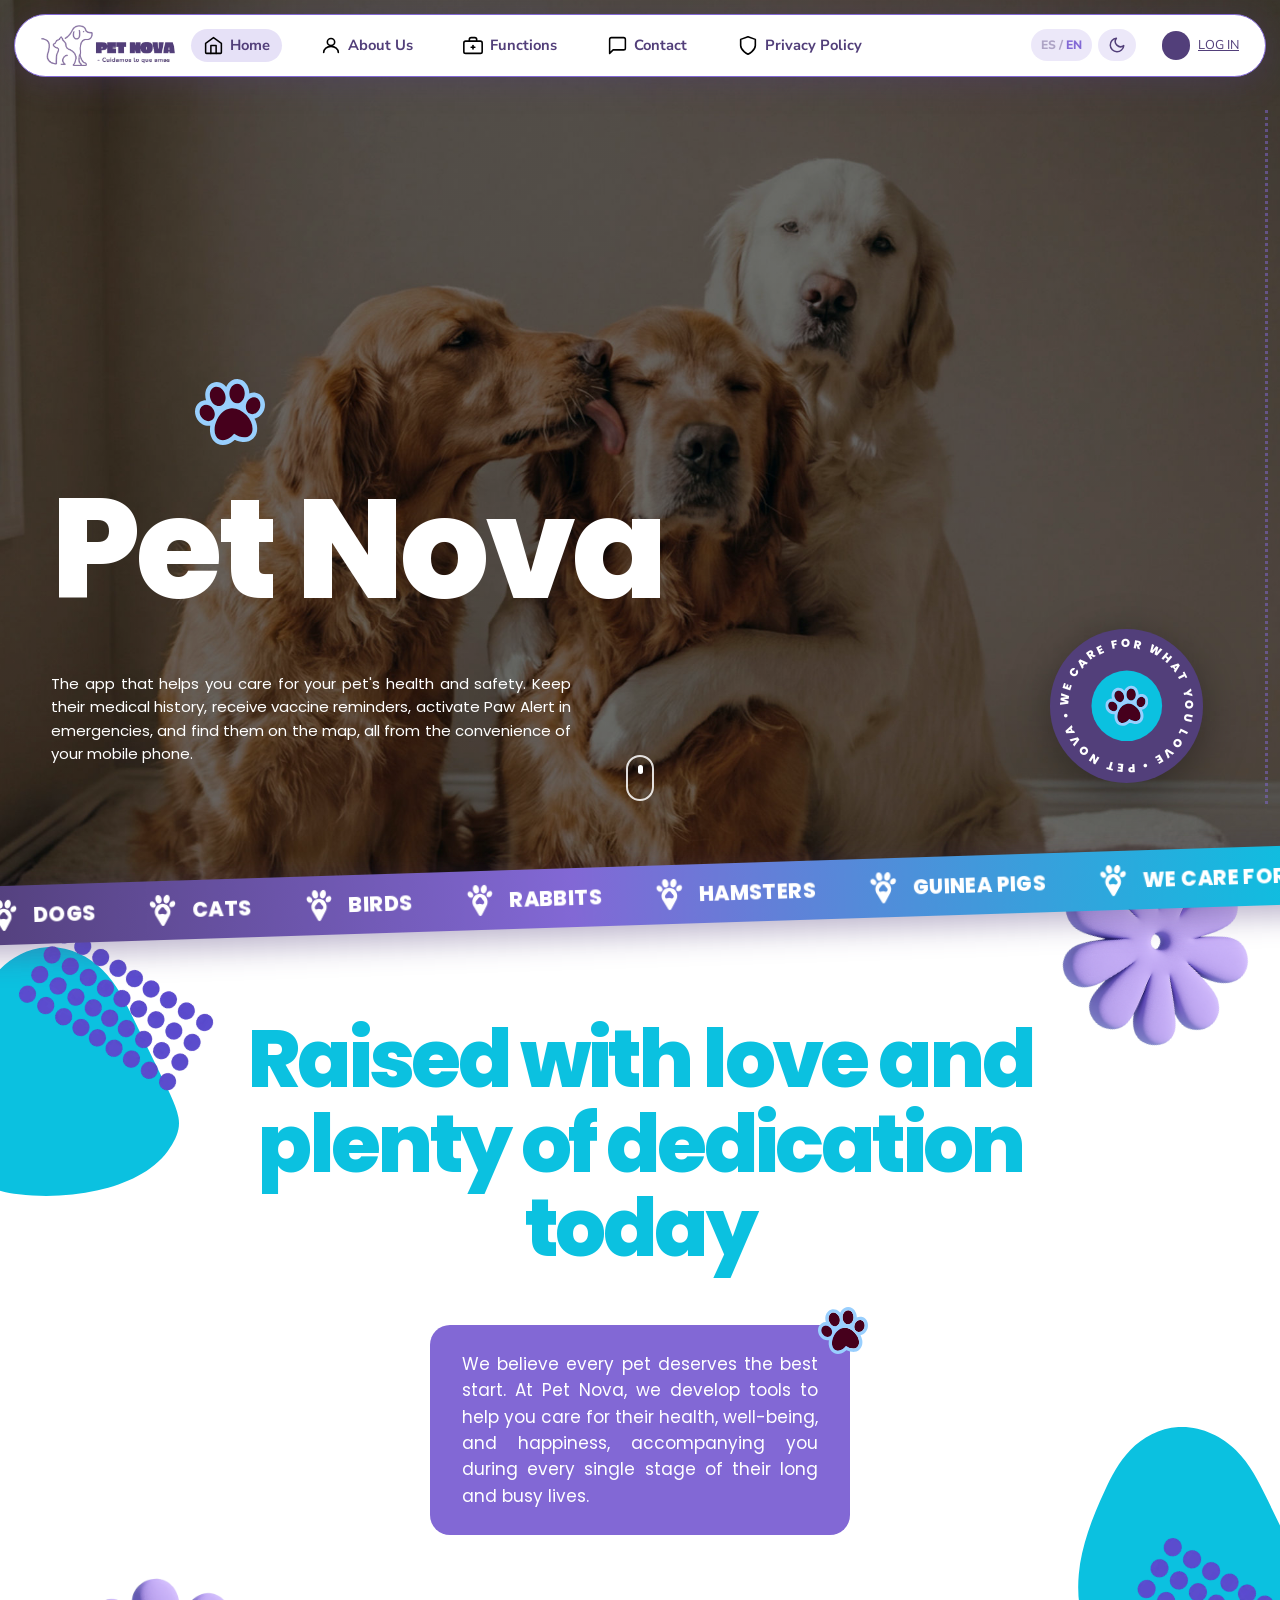
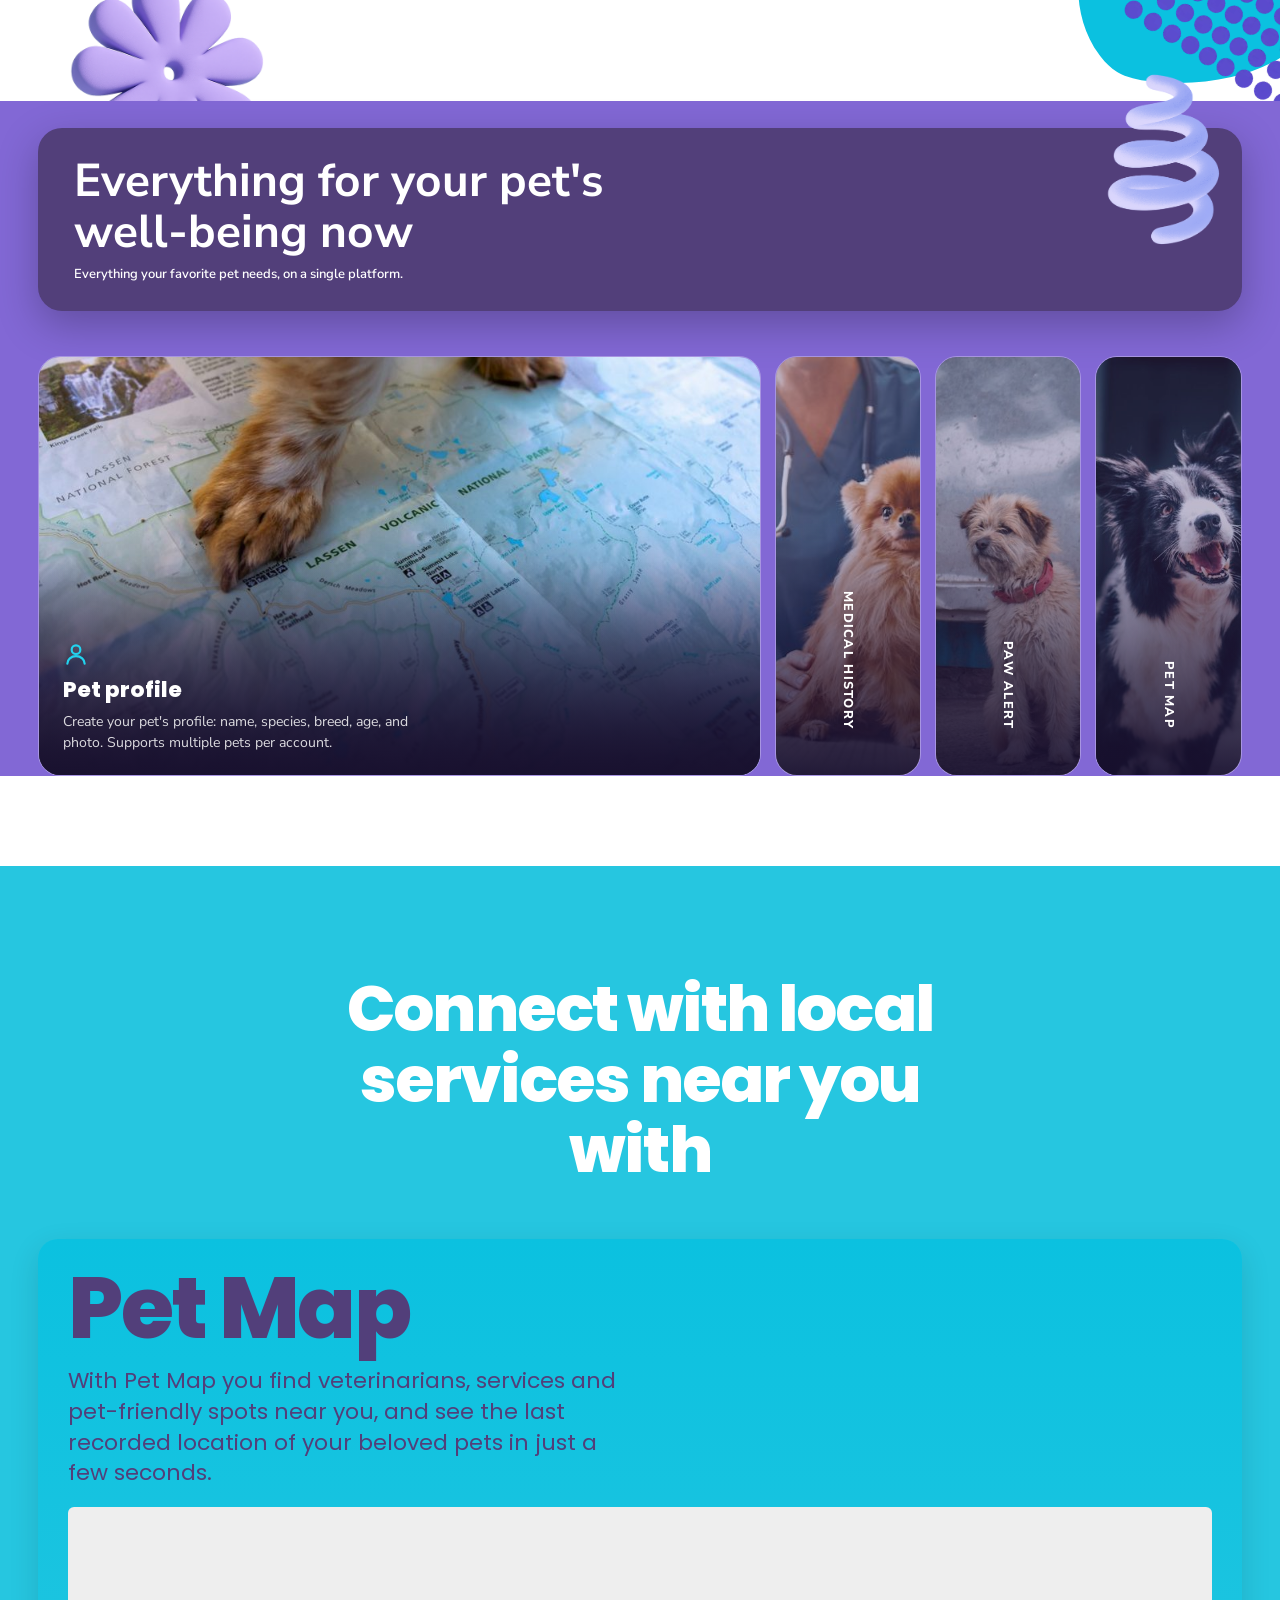
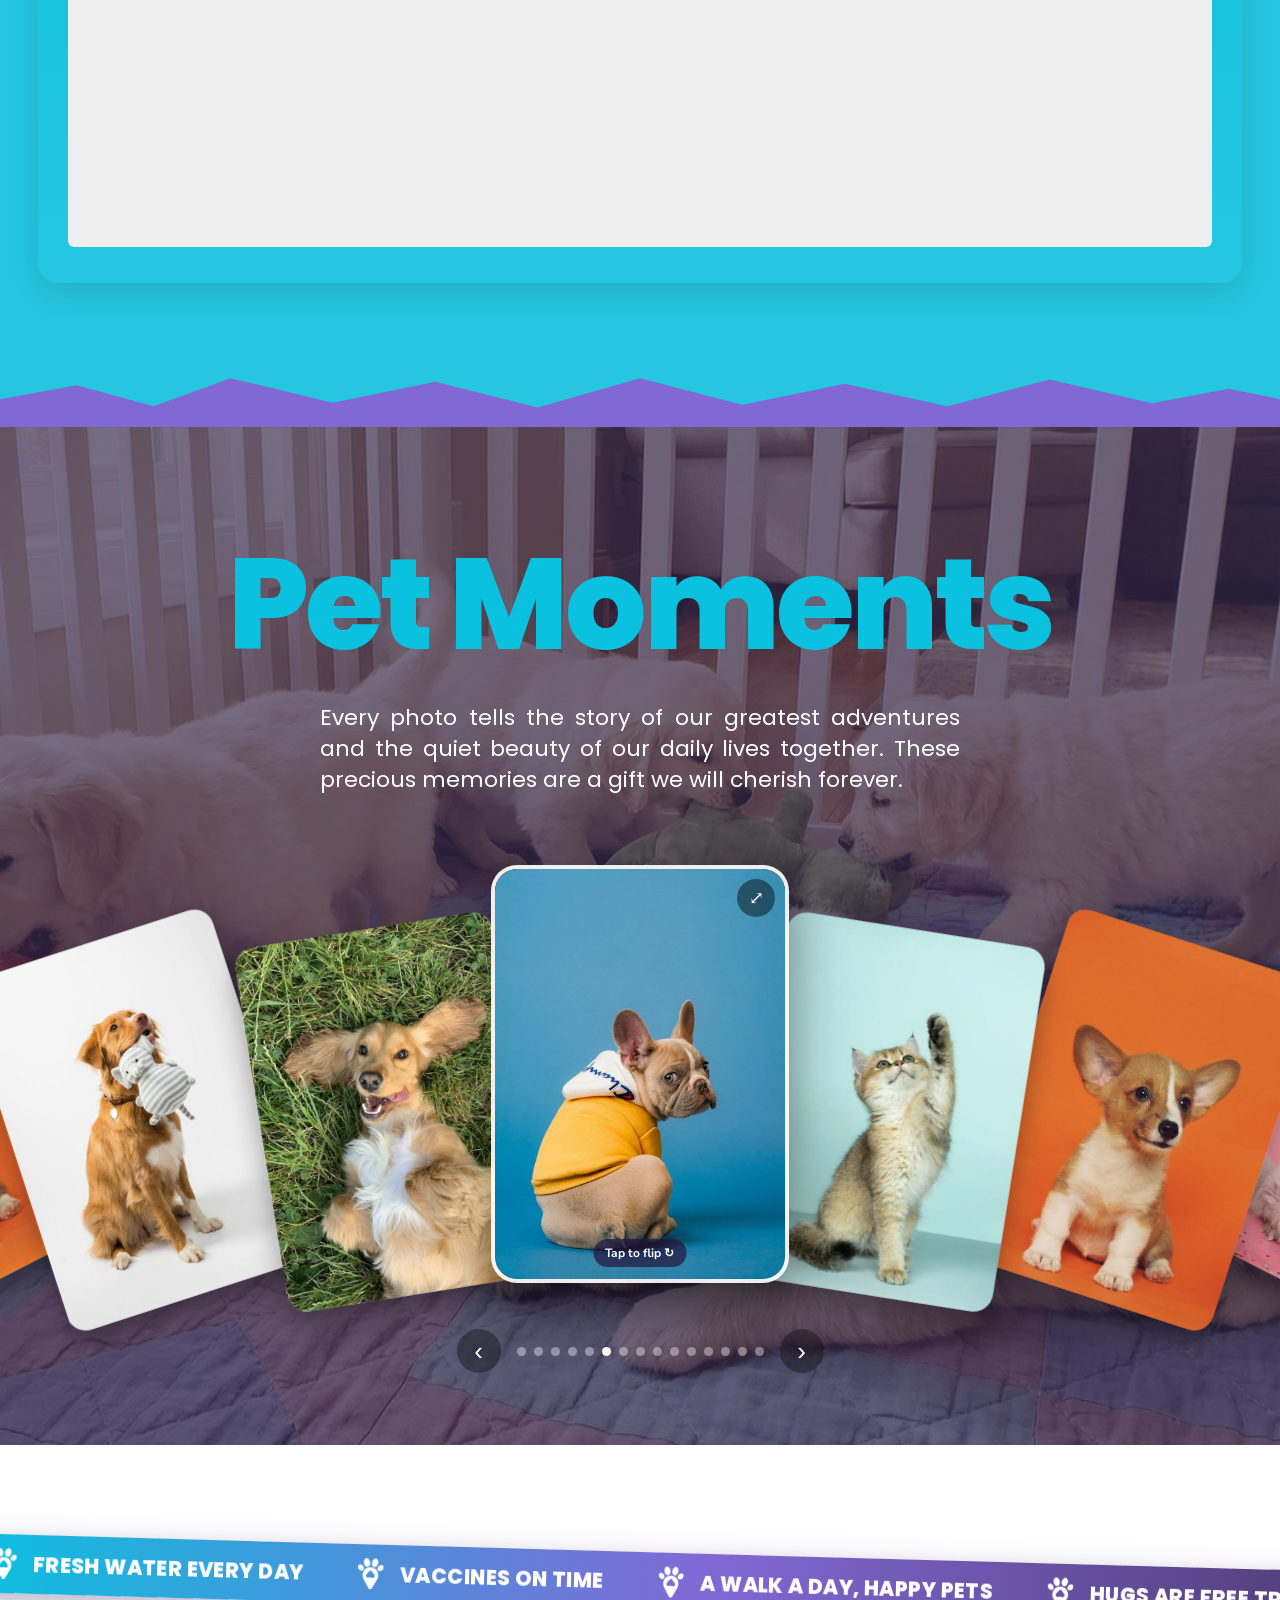
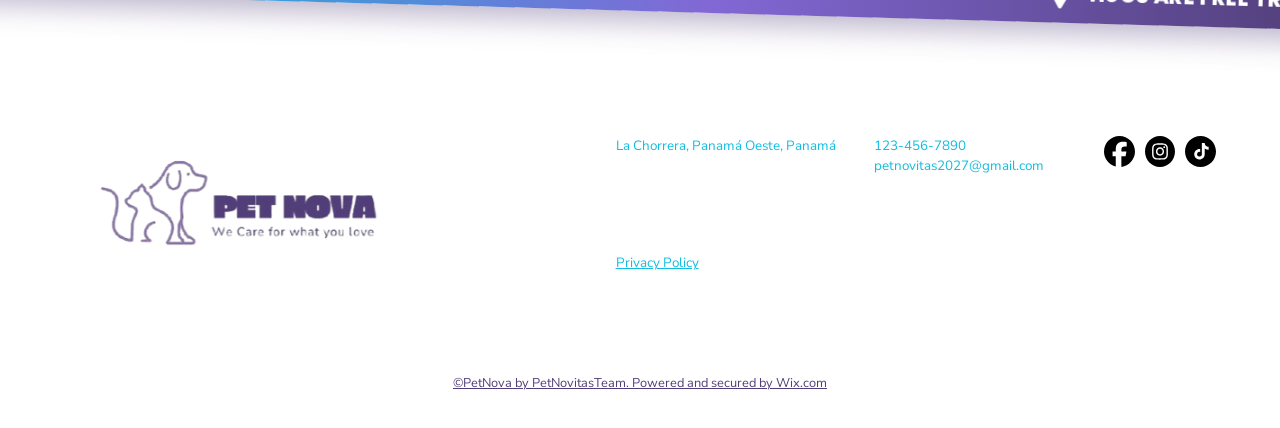
<file: index.html>
<!DOCTYPE html>
<html lang="en">
<head>
<meta charset="UTF-8">
<meta name="viewport" content="width=device-width, initial-scale=1">
<script>
/* Teléfono en horizontal: se muestra el diseño de computadora (reducido para que quepa). En vertical, el diseño de celular. */
(function () {
  var m = document.querySelector('meta[name="viewport"]');
  function set() {
    var phone = Math.min(screen.width, screen.height) < 600;
    var land = window.matchMedia('(orientation: landscape)').matches;
    m.setAttribute('content', phone && land ? 'width=1280' : 'width=device-width, initial-scale=1');
  }
  set();
  addEventListener('orientationchange', set);
  addEventListener('resize', set);
})();
</script>
<link rel="icon" href="images/favicon/favicon.ico" sizes="any">
<link rel="icon" type="image/png" sizes="32x32" href="images/favicon/favicon-32.png">
<link rel="icon" type="image/png" sizes="192x192" href="images/favicon/icon-192.png">
<link rel="apple-touch-icon" href="images/favicon/apple-touch-icon.png">
<meta name="theme-color" content="#523F7A">
<meta name="google" content="notranslate">
<script>try{var d=document.documentElement,t=localStorage.getItem('pn-theme');if(t)d.setAttribute('data-theme',t);if(sessionStorage.getItem('pn-seen'))d.classList.add('seen');var l=localStorage.getItem('pn-lang')||((navigator.language||'en').slice(0,2)==='es'?'es':'en');d.setAttribute('lang',l)}catch(e){}</script>
<title>Home | Pet Nova</title>
<link rel="preconnect" href="https://fonts.googleapis.com">
<link rel="preconnect" href="https://fonts.gstatic.com" crossorigin>
<link href="https://fonts.googleapis.com/css2?family=Nunito+Sans:wght@400;600;700;800&family=Poppins:wght@400;600;700;800&display=swap" rel="stylesheet">
<link rel="stylesheet" href="css/styles.css">
</head>
<body>
<div id="loader" aria-hidden="true"><svg viewBox="0 0 64 64"><ellipse class="t1" cx="11" cy="29" rx="6" ry="8"/><ellipse class="t2" cx="24" cy="15" rx="6" ry="8"/><ellipse class="t3" cx="40" cy="15" rx="6" ry="8"/><ellipse class="t4" cx="53" cy="29" rx="6" ry="8"/><ellipse class="pad" cx="32" cy="43" rx="14" ry="12"/></svg><p>Pet Nova</p></div>
<a class="skip" href="#main">Skip to Main Content</a>

<header class="nav">
  <a href="index.html" class="nav-logo"><img src="images/logo-menu.png" alt="Pet Nova"></a>
  <button class="nav-toggle" aria-label="Menu" aria-expanded="false">Menu</button>
  <nav class="nav-links">
    <a href="index.html" class="on" aria-current="page"><img src="images/icons/home.svg" alt="">Home</a>
    <a href="about.html"><img src="images/icons/user.svg" alt="">About Us</a>
    <a href="functions.html"><img src="images/icons/medkit.svg" alt="">Functions</a>
    <a href="contact.html"><img src="images/icons/chat.svg" alt="">Contact</a>
    <a href="privacy.html"><img src="images/icons/shield.svg" alt="">Privacy Policy</a>
  </nav>
  <a href="login.html" class="nav-login"><span class="avatar"></span><u>LOG IN</u></a>
</header>

<main id="main">
  <section class="hero">
    <div class="hero-title"><img class="paw hero-paw" src="images/icons/paw.svg" alt=""><h1>Pet Nova</h1></div>
    <p>The app that helps you care for your pet's health and safety. Keep their medical history, receive vaccine reminders, activate Paw Alert in emergencies, and find them on the map, all from the convenience of your mobile phone.</p>
  <div class="seal" aria-hidden="true"><svg viewBox="0 0 200 200"><defs><path id="sealC" d="M100,100 m-76,0 a76,76 0 1,1 152,0 a76,76 0 1,1 -152,0"/></defs>
<g class="ring"><text class="en"><textPath href="#sealC" textLength="470" lengthAdjust="spacing">WE CARE FOR WHAT YOU LOVE • PET NOVA • </textPath></text><text class="es"><textPath href="#sealC" textLength="470" lengthAdjust="spacing">CUIDAMOS LO QUE AMAS • PET NOVA • </textPath></text></g>
<circle cx="100" cy="100" r="46" class="core"/><image href="images/icons/paw.svg" x="72" y="72" width="56" height="56"/></svg></div>
<a class="scrollcue" href="#raised" aria-label="Scroll down"><span></span></a>
  </section>
  <div class="ribbon" aria-hidden="true"><div class="track"><span><img src="images/icons/paw-pin.svg" alt="">Dogs</span><span><img src="images/icons/paw-pin.svg" alt="">Cats</span><span><img src="images/icons/paw-pin.svg" alt="">Birds</span><span><img src="images/icons/paw-pin.svg" alt="">Rabbits</span><span><img src="images/icons/paw-pin.svg" alt="">Hamsters</span><span><img src="images/icons/paw-pin.svg" alt="">Guinea pigs</span><span><img src="images/icons/paw-pin.svg" alt="">We care for what you love</span><span><img src="images/icons/paw-pin.svg" alt="">Dogs</span><span><img src="images/icons/paw-pin.svg" alt="">Cats</span><span><img src="images/icons/paw-pin.svg" alt="">Birds</span><span><img src="images/icons/paw-pin.svg" alt="">Rabbits</span><span><img src="images/icons/paw-pin.svg" alt="">Hamsters</span><span><img src="images/icons/paw-pin.svg" alt="">Guinea pigs</span><span><img src="images/icons/paw-pin.svg" alt="">We care for what you love</span></div></div>

  <section class="raised" id="raised">
    <div class="blob blob-left"></div>
    <div class="blob blob-right"></div>
    <img class="flor flor-top" src="images/flor.png" alt="">
    <img class="flor flor-bottom" src="images/flor.png" alt="">
    <h2>Raised with love and plenty of dedication today</h2>
    <div class="believe">
      <img class="paw believe-paw" src="images/icons/paw.svg" alt="">
      <p>We believe every pet deserves the best start. At Pet Nova, we develop tools to help you care for their health, well-being, and happiness, accompanying you during every single stage of their long and busy lives.</p>
    </div>
  </section>

  <section class="wellbeing">
    <div class="wellbeing-card">
      <h2>Everything for your pet's well-being now</h2>
      <p>Everything your favorite pet needs, on a single platform.</p>
    </div>
    <div class="wb-gallery"><figure class="on" tabindex="0"><img loading="lazy" decoding="async" src="images/bienestar-1.jpg" alt="Pet profile"><span class="wb-label">PET PROFILE</span><div class="wb-info"><svg viewBox="0 0 24 24"><circle cx="12" cy="8" r="4"/><path d="M4 21c0-4 3.5-7 8-7s8 3 8 7"/></svg><h3>Pet profile</h3><p>Create your pet's profile: name, species, breed, age, and photo. Supports multiple pets per account.</p></div></figure><figure tabindex="0"><img loading="lazy" decoding="async" src="images/bienestar-2.jpg" alt="Medical History"><span class="wb-label">MEDICAL HISTORY</span><div class="wb-info"><svg viewBox="0 0 24 24"><path d="M20.8 5.6a5 5 0 0 0-7.1 0L12 7.3l-1.7-1.7a5 5 0 0 0-7.1 7.1L12 21l8.8-8.3a5 5 0 0 0 0-7.1z"/><path d="M3 12h4l2-3 3 6 2-3h7"/></svg><h3>Medical History</h3><p>Vaccines with push reminders, vet visits, and active medications, all in one place.</p></div></figure><figure tabindex="0"><img loading="lazy" decoding="async" src="images/bienestar-3.jpg" alt="Paw Alert"><span class="wb-label">PAW ALERT</span><div class="wb-info"><svg viewBox="0 0 24 24"><path d="M12 22s7-6.500 7-12a7 7 0 0 0-14 0c0 5.500 7 12 7 12z"/><circle cx="12" cy="10" r="2.500"/></svg><h3>Paw Alert</h3><p>Post a lost pet alert with a photo and GPS location. The community helps with the "I saw it" button.</p></div></figure><figure tabindex="0"><img loading="lazy" decoding="async" src="images/bienestar-4.jpg" alt="Pet Map"><span class="wb-label">PET MAP</span><div class="wb-info"><svg viewBox="0 0 24 24"><path d="M3 6l6-2 6 2 6-2v14l-6 2-6-2-6 2z"/><path d="M9 4v14M15 6v14"/></svg><h3>Pet Map</h3><p>Interactive directory of veterinarians, grooming, pet shops, and pet-friendly parks in Panama.</p></div></figure></div>
    <img class="espiral" src="images/espiral.png" alt="">
  </section>

  <section class="petmap">
    <h2>Connect with local services near you with</h2>
    <div class="petmap-panel">
      <h3>Pet Map</h3>
      <p>With Pet Map you find veterinarians, services and pet-friendly spots near you, and see the last recorded location of your beloved pets in just a few seconds.</p>
      <iframe title="Pet Map" loading="lazy" src="https://www.openstreetmap.org/export/embed.html?bbox=-79.80%2C8.87%2C-79.76%2C8.90&amp;layer=mapnik"></iframe>
    </div>
  </section>

  <section class="moments">
    <h2>Pet Moments</h2>
    <p>Every photo tells the story of our greatest adventures and the quiet beauty of our daily lives together. These precious memories are a gift we will cherish forever.</p>
    <div class="coverflow" id="cf"><figure><div class="cf-flip"><div class="cf-front"><img src="images/momentos-1.jpg" alt="Bella"><button class="cf-zoom" type="button" aria-label="View photo larger">&#10530;</button></div><div class="cf-back" style="background:linear-gradient(160deg,#ff86ad,#ff4f7a)"><span class="em">🐴</span><h3>Bella</h3><p>Gentle giants with the softest hearts. 💜</p></div></div></figure><figure><div class="cf-flip"><div class="cf-front"><img src="images/momentos-2.jpg" alt="Sultan"><button class="cf-zoom" type="button" aria-label="View photo larger">&#10530;</button></div><div class="cf-back" style="background:linear-gradient(160deg,#35dcf0,#0a9fc2)"><span class="em">🐪</span><h3>Sultan</h3><p>Every adventure needs a loyal companion by its side.</p></div></div></figure><figure><div class="cf-flip"><div class="cf-front"><img src="images/momentos-3.jpg" alt="Peanut"><button class="cf-zoom" type="button" aria-label="View photo larger">&#10530;</button></div><div class="cf-back" style="background:linear-gradient(160deg,#9b82ea,#523F7A)"><span class="em">🐶</span><h3>Peanut</h3><p>Big ears, bigger personality. Always listening, mostly for snacks.</p></div></div></figure><figure><div class="cf-flip"><div class="cf-front"><img src="images/momentos-4.jpg" alt="Rusty"><button class="cf-zoom" type="button" aria-label="View photo larger">&#10530;</button></div><div class="cf-back" style="background:linear-gradient(160deg,#ffb35c,#f26a22)"><span class="em">🧸</span><h3>Rusty</h3><p>Never leaves home without his favorite toy.</p></div></div></figure><figure><div class="cf-flip"><div class="cf-front"><img src="images/momentos-5.jpg" alt="Toby"><button class="cf-zoom" type="button" aria-label="View photo larger">&#10530;</button></div><div class="cf-back" style="background:linear-gradient(160deg,#ff86ad,#ff4f7a)"><span class="em">🐕</span><h3>Toby</h3><p>The heart of the house. Every homecoming is a party, tail included 🎉</p></div></div></figure><figure><div class="cf-flip"><div class="cf-front"><img src="images/momentos-6.jpg" alt="Mochi"><button class="cf-zoom" type="button" aria-label="View photo larger">&#10530;</button></div><div class="cf-back" style="background:linear-gradient(160deg,#35dcf0,#0a9fc2)"><span class="em">🧥</span><h3>Mochi</h3><p>Fashion first, naps second.</p></div></div></figure><figure><div class="cf-flip"><div class="cf-front"><img src="images/momentos-7.jpg" alt="Mimi"><button class="cf-zoom" type="button" aria-label="View photo larger">&#10530;</button></div><div class="cf-back" style="background:linear-gradient(160deg,#9b82ea,#523F7A)"><span class="em">🐱</span><h3>Mimi</h3><p>Always reaching for the next adventure.</p></div></div></figure><figure><div class="cf-flip"><div class="cf-front"><img src="images/momentos-8.jpg" alt="Cookie"><button class="cf-zoom" type="button" aria-label="View photo larger">&#10530;</button></div><div class="cf-back" style="background:linear-gradient(160deg,#ffb35c,#f26a22)"><span class="em">🐶</span><h3>Cookie</h3><p>Small legs, giant heart.</p></div></div></figure><figure><div class="cf-flip"><div class="cf-front"><img src="images/momentos-9.jpg" alt="Nube"><button class="cf-zoom" type="button" aria-label="View photo larger">&#10530;</button></div><div class="cf-back" style="background:linear-gradient(160deg,#ff86ad,#ff4f7a)"><span class="em">☁️</span><h3>Nube</h3><p>A walking cloud of happiness.</p></div></div></figure><figure><div class="cf-flip"><div class="cf-front"><img src="images/momentos-10.jpg" alt="Daisy"><button class="cf-zoom" type="button" aria-label="View photo larger">&#10530;</button></div><div class="cf-back" style="background:linear-gradient(160deg,#35dcf0,#0a9fc2)"><span class="em">🌸</span><h3>Daisy</h3><p>Stops to smell the flowers, every single walk.</p></div></div></figure><figure><div class="cf-flip"><div class="cf-front"><img src="images/momentos-11.jpg" alt="Tigre"><button class="cf-zoom" type="button" aria-label="View photo larger">&#10530;</button></div><div class="cf-back" style="background:linear-gradient(160deg,#9b82ea,#523F7A)"><span class="em">🐾</span><h3>Tigre</h3><p>Tiny hunter, huge curiosity.</p></div></div></figure><figure><div class="cf-flip"><div class="cf-front"><img src="images/momentos-12.jpg" alt="Bambi"><button class="cf-zoom" type="button" aria-label="View photo larger">&#10530;</button></div><div class="cf-back" style="background:linear-gradient(160deg,#ffb35c,#f26a22)"><span class="em">🦌</span><h3>Bambi</h3><p>Nature's gentle visitor.</p></div></div></figure><figure><div class="cf-flip"><div class="cf-front"><img src="images/momentos-13.jpg" alt="Kiwi"><button class="cf-zoom" type="button" aria-label="View photo larger">&#10530;</button></div><div class="cf-back" style="background:linear-gradient(160deg,#ff86ad,#ff4f7a)"><span class="em">🦜</span><h3>Kiwi</h3><p>Colors that brighten every morning.</p></div></div></figure><figure><div class="cf-flip"><div class="cf-front"><img src="images/momentos-14.jpg" alt="Gigi"><button class="cf-zoom" type="button" aria-label="View photo larger">&#10530;</button></div><div class="cf-back" style="background:linear-gradient(160deg,#35dcf0,#0a9fc2)"><span class="em">🦒</span><h3>Gigi</h3><p>Some friendships reach new heights.</p></div></div></figure><figure><div class="cf-flip"><div class="cf-front"><img src="images/momentos-15.jpg" alt="Copo"><button class="cf-zoom" type="button" aria-label="View photo larger">&#10530;</button></div><div class="cf-back" style="background:linear-gradient(160deg,#9b82ea,#523F7A)"><span class="em">🤍</span><h3>Copo</h3><p>Best friends, in every season.</p></div></div></figure></div>
    <div class="cf-ctrl"><button id="cfPrev" aria-label="Previous">&#8249;</button><span id="cfDots"></span><button id="cfNext" aria-label="Next">&#8250;</button></div>
  </section>
</main>

<div class="ribbon ribbon-b" aria-hidden="true"><div class="track"><span><img src="images/icons/paw-pin.svg" alt="">Fresh water every day</span><span><img src="images/icons/paw-pin.svg" alt="">Vaccines on time</span><span><img src="images/icons/paw-pin.svg" alt="">A walk a day, happy pets</span><span><img src="images/icons/paw-pin.svg" alt="">Hugs are free treats</span><span><img src="images/icons/paw-pin.svg" alt="">Check ears and paws</span><span><img src="images/icons/paw-pin.svg" alt="">Save your vet's number</span><span><img src="images/icons/paw-pin.svg" alt="">Fresh water every day</span><span><img src="images/icons/paw-pin.svg" alt="">Vaccines on time</span><span><img src="images/icons/paw-pin.svg" alt="">A walk a day, happy pets</span><span><img src="images/icons/paw-pin.svg" alt="">Hugs are free treats</span><span><img src="images/icons/paw-pin.svg" alt="">Check ears and paws</span><span><img src="images/icons/paw-pin.svg" alt="">Save your vet's number</span></div></div>
<footer class="footer">
  <img class="footer-logo" src="images/logo-footer-hd.png" alt="Pet Nova - We care for what you love">
  <div class="footer-info"><p>La Chorrera, Panamá Oeste, Panamá</p><p>123-456-7890<br>petnovitas2027@gmail.com</p><div class="social"><a href="#" aria-label="Facebook"><img src="images/icons/facebook.svg" alt=""></a><a href="#" aria-label="Instagram"><img src="images/icons/instagram.svg" alt=""></a><a href="#" aria-label="TikTok"><img src="images/icons/tiktok.svg" alt=""></a></div></div>
  <a class="footer-privacy" href="privacy.html">Privacy Policy</a>
  <p class="copy"><u>©PetNova by PetNovitasTeam. Powered and secured by Wix.com</u></p>
</footer>

<script src="js/i18n.js"></script>
<script src="js/script.js"></script>
</body>
</html>
</file>
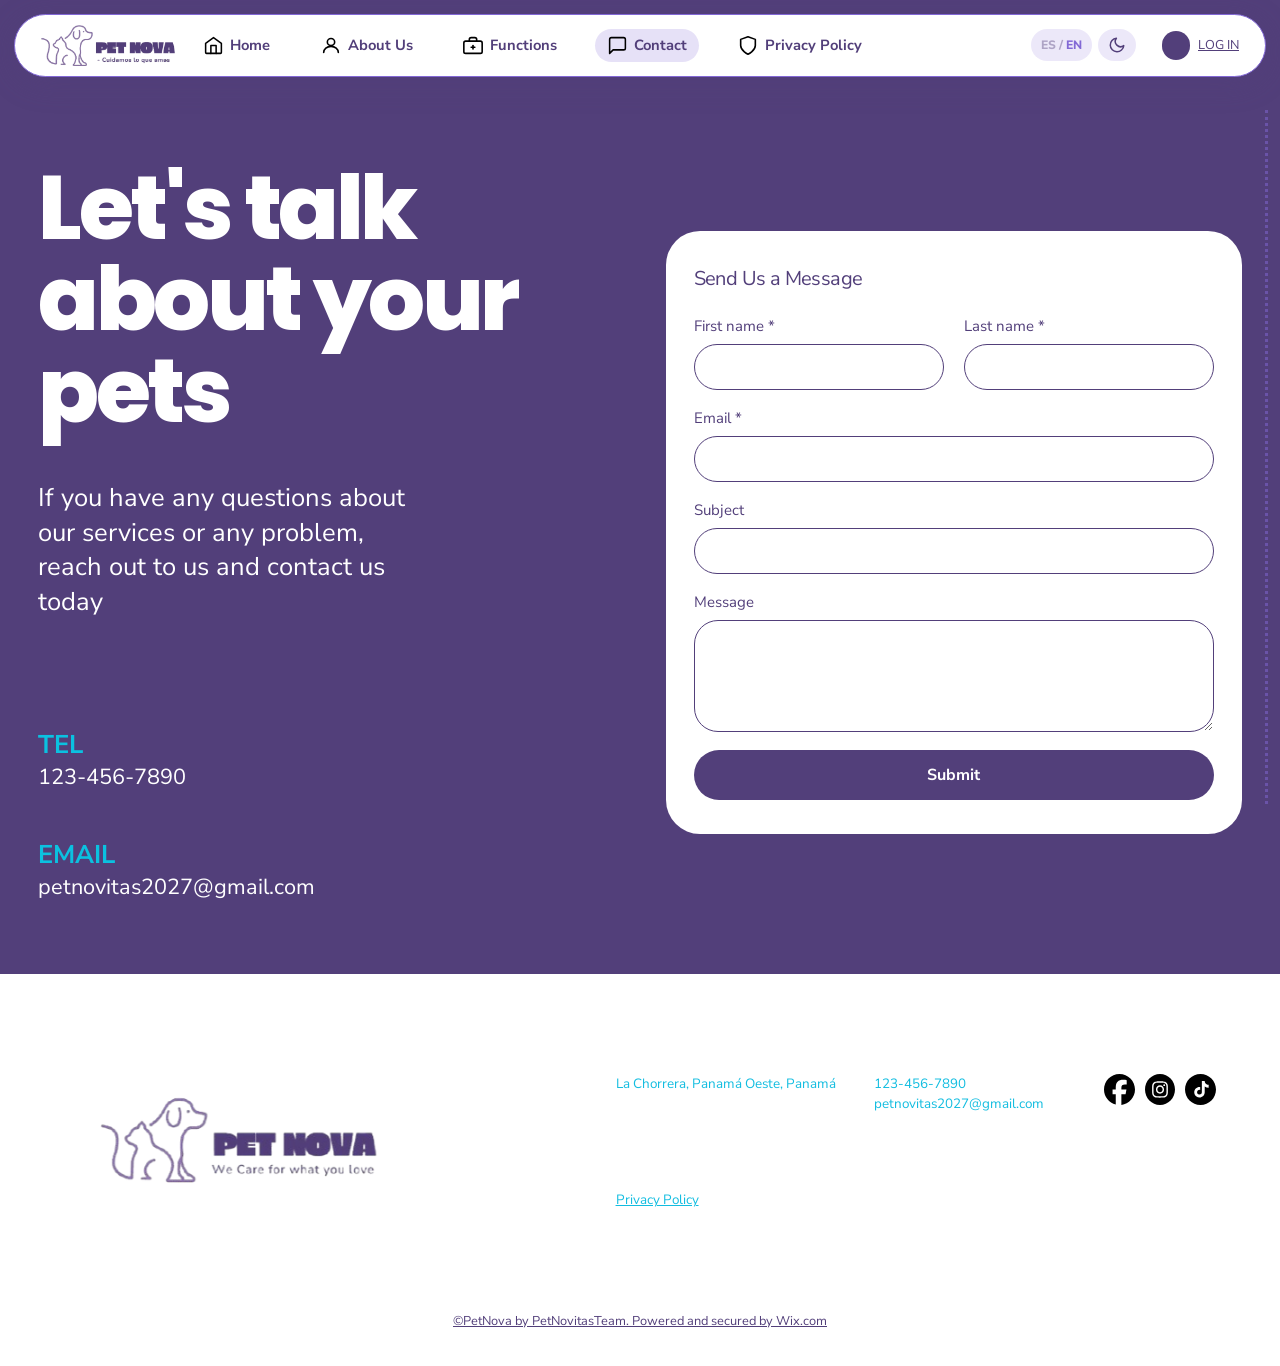
<file: contact.html>
<!DOCTYPE html>
<html lang="en">
<head>
<meta charset="UTF-8">
<meta name="viewport" content="width=device-width, initial-scale=1">
<script>
/* Teléfono en horizontal: se muestra el diseño de computadora (reducido para que quepa). En vertical, el diseño de celular. */
(function () {
  var m = document.querySelector('meta[name="viewport"]');
  function set() {
    var phone = Math.min(screen.width, screen.height) < 600;
    var land = window.matchMedia('(orientation: landscape)').matches;
    m.setAttribute('content', phone && land ? 'width=1280' : 'width=device-width, initial-scale=1');
  }
  set();
  addEventListener('orientationchange', set);
  addEventListener('resize', set);
})();
</script>
<link rel="icon" href="images/favicon/favicon.ico" sizes="any">
<link rel="icon" type="image/png" sizes="32x32" href="images/favicon/favicon-32.png">
<link rel="icon" type="image/png" sizes="192x192" href="images/favicon/icon-192.png">
<link rel="apple-touch-icon" href="images/favicon/apple-touch-icon.png">
<meta name="theme-color" content="#523F7A">
<meta name="google" content="notranslate">
<script>try{var d=document.documentElement,t=localStorage.getItem('pn-theme');if(t)d.setAttribute('data-theme',t);if(sessionStorage.getItem('pn-seen'))d.classList.add('seen');var l=localStorage.getItem('pn-lang')||((navigator.language||'en').slice(0,2)==='es'?'es':'en');d.setAttribute('lang',l)}catch(e){}</script>
<title>Contact | Pet Nova</title>
<link rel="preconnect" href="https://fonts.googleapis.com">
<link rel="preconnect" href="https://fonts.gstatic.com" crossorigin>
<link href="https://fonts.googleapis.com/css2?family=Nunito+Sans:wght@400;600;700;800&family=Poppins:wght@400;600;700;800&display=swap" rel="stylesheet">
<link rel="stylesheet" href="css/styles.css">
</head>
<body>
<div id="loader" aria-hidden="true"><svg viewBox="0 0 64 64"><ellipse class="t1" cx="11" cy="29" rx="6" ry="8"/><ellipse class="t2" cx="24" cy="15" rx="6" ry="8"/><ellipse class="t3" cx="40" cy="15" rx="6" ry="8"/><ellipse class="t4" cx="53" cy="29" rx="6" ry="8"/><ellipse class="pad" cx="32" cy="43" rx="14" ry="12"/></svg><p>Pet Nova</p></div>
<a class="skip" href="#main">Skip to Main Content</a>
<header class="nav">
  <a href="index.html" class="nav-logo"><img src="images/logo-menu.png" alt="Pet Nova"></a>
  <button class="nav-toggle" aria-label="Menu" aria-expanded="false">Menu</button>
  <nav class="nav-links">
    <a href="index.html"><img src="images/icons/home.svg" alt="">Home</a>
    <a href="about.html"><img src="images/icons/user.svg" alt="">About Us</a>
    <a href="functions.html"><img src="images/icons/medkit.svg" alt="">Functions</a>
    <a href="contact.html" class="on" aria-current="page"><img src="images/icons/chat.svg" alt="">Contact</a>
    <a href="privacy.html"><img src="images/icons/shield.svg" alt="">Privacy Policy</a>
  </nav>
  <a href="login.html" class="nav-login"><span class="avatar"></span><u>LOG IN</u></a>
</header>
<main id="main" class="inner">
<section class="c-sec"><div class="c-left"><h1>Let's talk about your pets</h1>
<p>If you have any questions about our services or any problem, reach out to us and contact us today</p>
<div class="c-data"><h4>TEL</h4><p>123-456-7890</p><h4>EMAIL</h4><p>petnovitas2027@gmail.com</p></div></div>
<form class="c-card" id="contactForm"><h3>Send Us a Message</h3>
<div class="two"><label>First name *<input type="text" required></label><label>Last name *<input type="text" required></label></div>
<label>Email *<input type="email" required></label><label>Subject<input type="text"></label><label>Message<textarea rows="4"></textarea></label>
<button type="submit" aria-label="Submit">Submit</button><p class="ok" hidden>Thanks for submitting!</p></form></section>
</main>
<footer class="footer">
  <img class="footer-logo" src="images/logo-footer-hd.png" alt="Pet Nova - We care for what you love">
  <div class="footer-info"><p>La Chorrera, Panamá Oeste, Panamá</p><p>123-456-7890<br>petnovitas2027@gmail.com</p><div class="social"><a href="#" aria-label="Facebook"><img src="images/icons/facebook.svg" alt=""></a><a href="#" aria-label="Instagram"><img src="images/icons/instagram.svg" alt=""></a><a href="#" aria-label="TikTok"><img src="images/icons/tiktok.svg" alt=""></a></div></div>
  <a class="footer-privacy" href="privacy.html">Privacy Policy</a>
  <p class="copy"><u>©PetNova by PetNovitasTeam. Powered and secured by Wix.com</u></p>
</footer>
<script src="js/i18n.js"></script>
<script src="js/script.js"></script>
</body>
</html>
</file>
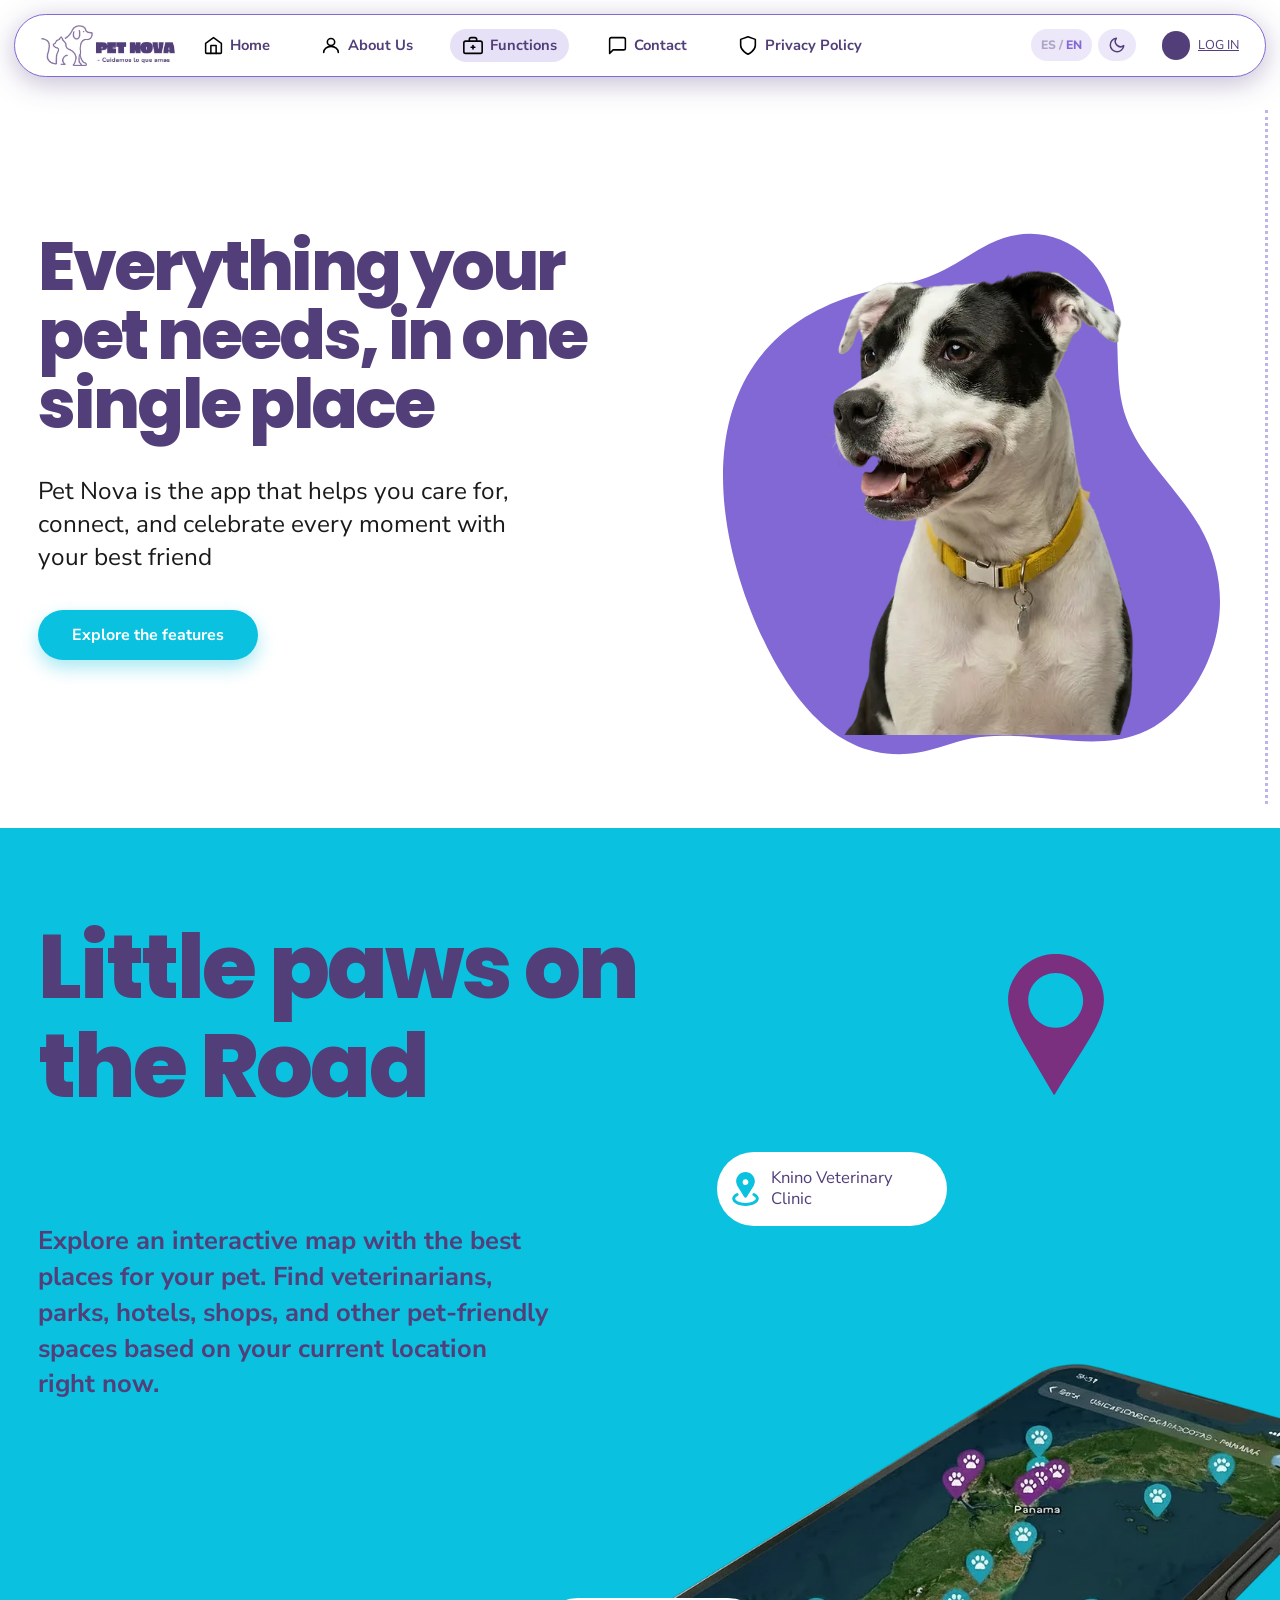
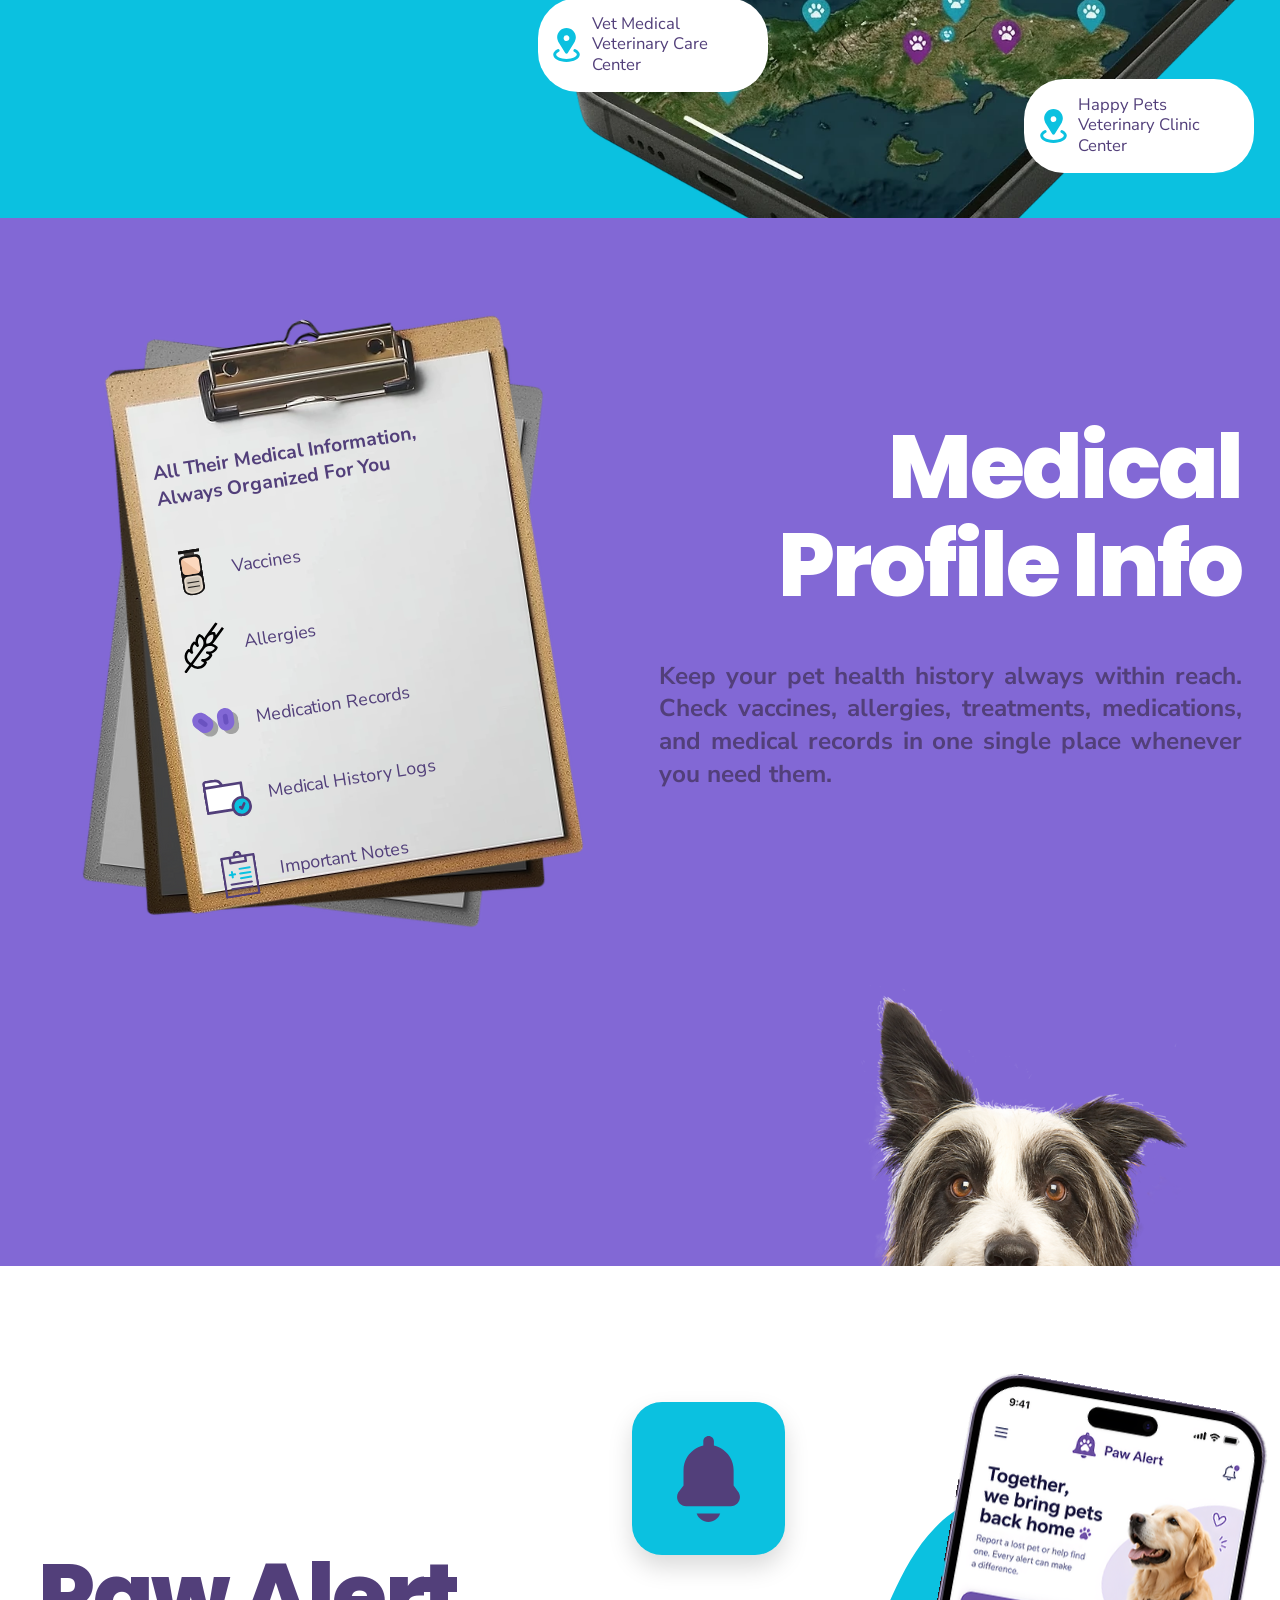
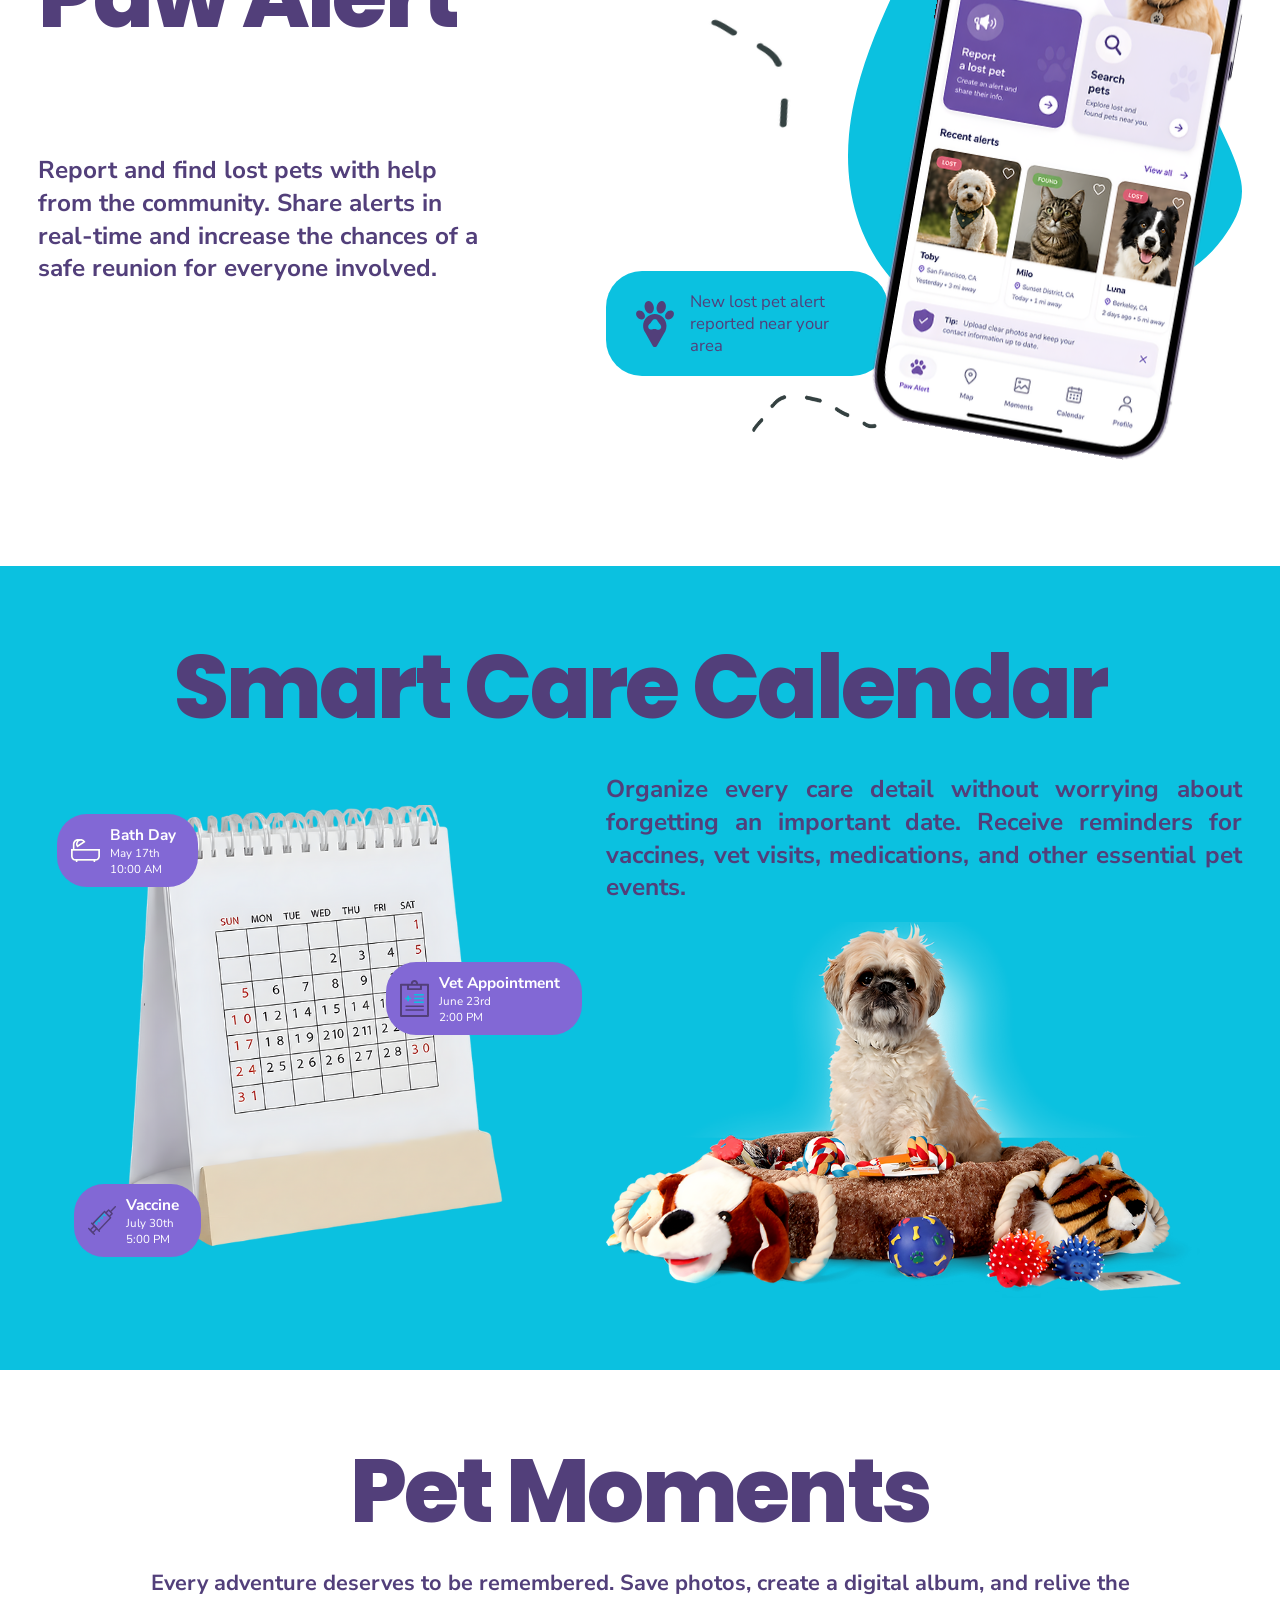
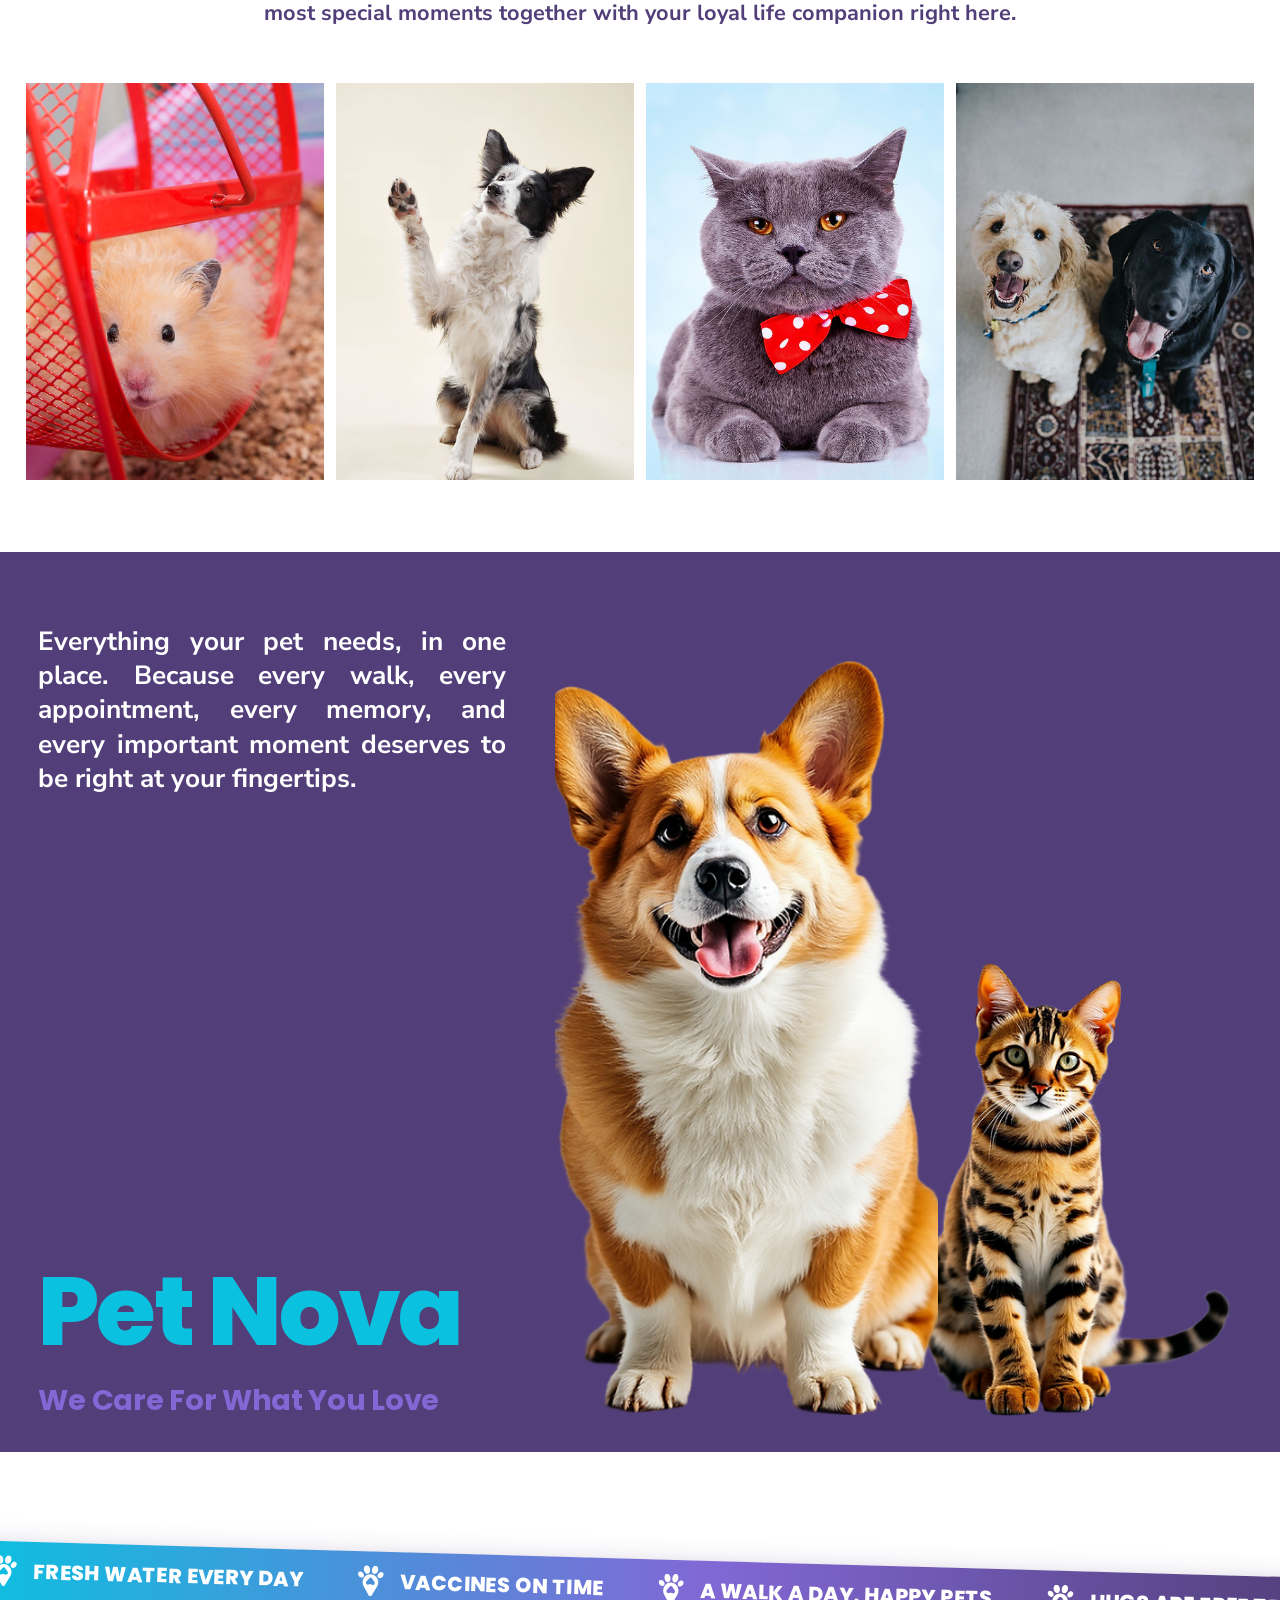
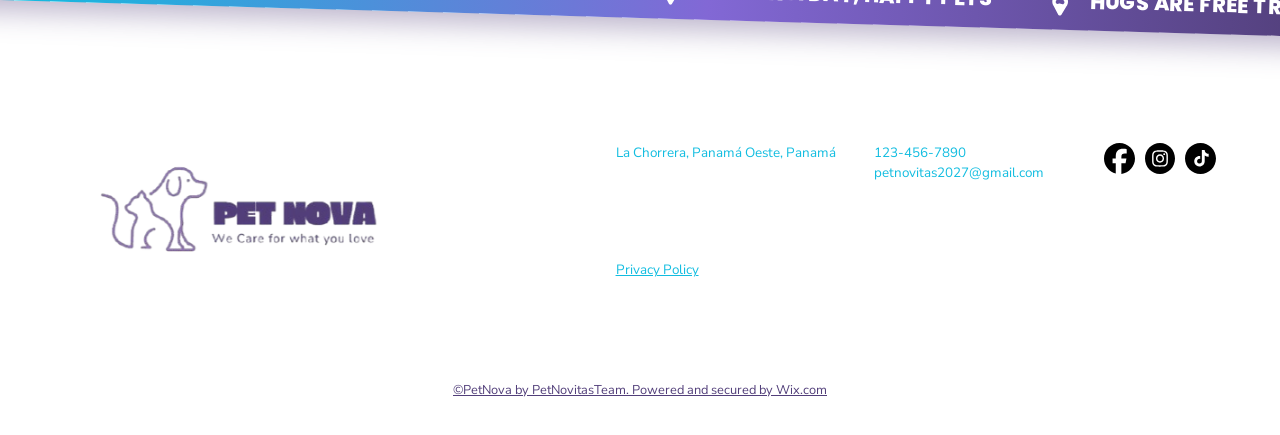
<file: functions.html>
<!DOCTYPE html>
<html lang="en">
<head>
<meta charset="UTF-8">
<meta name="viewport" content="width=device-width, initial-scale=1">
<script>
/* Teléfono en horizontal: se muestra el diseño de computadora (reducido para que quepa). En vertical, el diseño de celular. */
(function () {
  var m = document.querySelector('meta[name="viewport"]');
  function set() {
    var phone = Math.min(screen.width, screen.height) < 600;
    var land = window.matchMedia('(orientation: landscape)').matches;
    m.setAttribute('content', phone && land ? 'width=1280' : 'width=device-width, initial-scale=1');
  }
  set();
  addEventListener('orientationchange', set);
  addEventListener('resize', set);
})();
</script>
<link rel="icon" href="images/favicon/favicon.ico" sizes="any">
<link rel="icon" type="image/png" sizes="32x32" href="images/favicon/favicon-32.png">
<link rel="icon" type="image/png" sizes="192x192" href="images/favicon/icon-192.png">
<link rel="apple-touch-icon" href="images/favicon/apple-touch-icon.png">
<meta name="theme-color" content="#523F7A">
<meta name="google" content="notranslate">
<script>try{var d=document.documentElement,t=localStorage.getItem('pn-theme');if(t)d.setAttribute('data-theme',t);if(sessionStorage.getItem('pn-seen'))d.classList.add('seen');var l=localStorage.getItem('pn-lang')||((navigator.language||'en').slice(0,2)==='es'?'es':'en');d.setAttribute('lang',l)}catch(e){}</script>
<title>Functions | Pet Nova</title>
<link rel="preconnect" href="https://fonts.googleapis.com">
<link rel="preconnect" href="https://fonts.gstatic.com" crossorigin>
<link href="https://fonts.googleapis.com/css2?family=Nunito+Sans:wght@400;600;700;800&family=Poppins:wght@400;600;700;800&display=swap" rel="stylesheet">
<link rel="stylesheet" href="css/styles.css">
</head>
<body>
<div id="loader" aria-hidden="true"><svg viewBox="0 0 64 64"><ellipse class="t1" cx="11" cy="29" rx="6" ry="8"/><ellipse class="t2" cx="24" cy="15" rx="6" ry="8"/><ellipse class="t3" cx="40" cy="15" rx="6" ry="8"/><ellipse class="t4" cx="53" cy="29" rx="6" ry="8"/><ellipse class="pad" cx="32" cy="43" rx="14" ry="12"/></svg><p>Pet Nova</p></div>
<a class="skip" href="#main">Skip to Main Content</a>
<header class="nav">
  <a href="index.html" class="nav-logo"><img src="images/logo-menu.png" alt="Pet Nova"></a>
  <button class="nav-toggle" aria-label="Menu" aria-expanded="false">Menu</button>
  <nav class="nav-links">
    <a href="index.html"><img src="images/icons/home.svg" alt="">Home</a>
    <a href="about.html"><img src="images/icons/user.svg" alt="">About Us</a>
    <a href="functions.html" class="on" aria-current="page"><img src="images/icons/medkit.svg" alt="">Functions</a>
    <a href="contact.html"><img src="images/icons/chat.svg" alt="">Contact</a>
    <a href="privacy.html"><img src="images/icons/shield.svg" alt="">Privacy Policy</a>
  </nav>
  <a href="login.html" class="nav-login"><span class="avatar"></span><u>LOG IN</u></a>
</header>
<main id="main" class="inner">
<section class="f-hero"><div class="txt"><h1>Everything your pet needs, in one single place</h1>
<p>Pet Nova is the app that helps you care for, connect, and celebrate every moment with your best friend</p><a class="btn" href="#features">Explore the features</a></div>
<div class="blobdog"><i></i><img loading="lazy" decoding="async" src="images/fn-perro-hero.webp" alt=""></div></section>
<section class="f-road" id="features"><h2>Little paws on the Road</h2>
<p>Explore an interactive map with the best places for your pet. Find veterinarians, parks, hotels, shops, and other pet-friendly spaces based on your current location right now.</p>
<img class="phone" loading="lazy" src="images/fn-celular-mapa.png" alt=""><span class="ic pin" style="background-image:url(images/icons/pin.svg)"></span>
<span class="bubble b1"><span class="ic mini" style="background-image:url(images/icons/pin-ring.svg)"></span>Knino Veterinary Clinic</span>
<span class="bubble b2"><span class="ic mini" style="background-image:url(images/icons/pin-ring.svg)"></span>Vet Medical Veterinary Care Center</span>
<span class="bubble b3"><span class="ic mini" style="background-image:url(images/icons/pin-ring.svg)"></span>Happy Pets Veterinary Clinic Center</span></section>
<section class="f-med" id="medical"><div class="clips"><img loading="lazy" decoding="async" src="images/fn-clip-1.png" alt=""><img loading="lazy" decoding="async" src="images/fn-clip-2.png" alt=""><img loading="lazy" decoding="async" src="images/fn-clip-3.png" alt="">
<div class="paper"><b>All Their Medical Information, Always Organized For You</b><ul><li><em><img src="images/icons/vial.svg" alt=""></em>Vaccines</li><li><em><img src="images/icons/wheat.svg" alt=""></em>Allergies</li><li><em><img src="images/icons/pills.svg" alt=""></em>Medication Records</li><li><em><img src="images/icons/folder.svg" alt=""></em>Medical History Logs</li><li><em><img src="images/icons/clipboard.svg" alt=""></em>Important Notes</li></ul></div></div>
<div class="txt"><h2>Medical Profile Info</h2><p>Keep your pet health history always within reach. Check vaccines, allergies, treatments, medications, and medical records in one single place whenever you need them.</p></div>
<img class="peek" loading="lazy" decoding="async" src="images/fn-collie.png" alt=""></section>
<section class="f-paw" id="paw-alert"><div class="txt"><h2>Paw Alert</h2><p>Report and find lost pets with help from the community. Share alerts in real-time and increase the chances of a safe reunion for everyone involved.</p></div>
<div class="stage"><i class="blob"></i><span class="bell"><i class="ic" style="background-image:url(images/icons/bell.svg)"></i></span>
<img class="arr a1" loading="lazy" decoding="async" src="images/fn-flecha-1.png" alt=""><img class="arr a2" loading="lazy" decoding="async" src="images/fn-flecha-3.png" alt="">
<span class="alertbox"><i class="ic" style="background-image:url(images/icons/paw-pin.svg)"></i>New lost pet alert reported near your area</span>
<img class="app" loading="lazy" decoding="async" src="images/fn-app.png" alt=""></div></section>
<section class="f-cal"><h2>Smart Care Calendar</h2><div class="row"><div class="cal"><img loading="lazy" decoding="async" src="images/fn-calendario.png" alt="">
<span class="tag t1"><img src="images/icons/bath.svg" alt=""><b>Bath Day<small>May 17th<br>10:00 AM</small></b></span><span class="tag t2"><img src="images/icons/clipboard.svg" alt=""><b>Vet Appointment<small>June 23rd<br>2:00 PM</small></b></span><span class="tag t3"><img src="images/icons/syringe.svg" alt=""><b>Vaccine<small>July 30th<br>5:00 PM</small></b></span></div>
<div class="txt"><p>Organize every care detail without worrying about forgetting an important date. Receive reminders for vaccines, vet visits, medications, and other essential pet events.</p><img loading="lazy" decoding="async" src="images/fn-cama.png" alt=""></div></div></section>
<section class="f-moments" id="moments"><h2>Pet Moments</h2><p>Every adventure deserves to be remembered. Save photos, create a digital album, and relive the most special moments together with your loyal life companion right here.</p>
<div class="photos"><img loading="lazy" decoding="async" src="images/fn-hamster.jpg" alt=""><img loading="lazy" decoding="async" src="images/fn-collie2.jpg" alt=""><img loading="lazy" decoding="async" src="images/fn-gato-corbatin.jpg" alt=""><img loading="lazy" decoding="async" src="images/fn-perros.jpg" alt=""></div></section>
<section class="f-close"><p>Everything your pet needs, in one place. Because every walk, every appointment, every memory, and every important moment deserves to be right at your fingertips.</p>
<div class="pets"><img decoding="async" src="images/fn-corgi.png" alt=""><img decoding="async" src="images/fn-bengali.png" alt=""></div><h2>Pet Nova</h2><h3>We Care For What You Love</h3></section>
</main>
<div class="ribbon ribbon-b" aria-hidden="true"><div class="track"><span><img src="images/icons/paw-pin.svg" alt="">Fresh water every day</span><span><img src="images/icons/paw-pin.svg" alt="">Vaccines on time</span><span><img src="images/icons/paw-pin.svg" alt="">A walk a day, happy pets</span><span><img src="images/icons/paw-pin.svg" alt="">Hugs are free treats</span><span><img src="images/icons/paw-pin.svg" alt="">Check ears and paws</span><span><img src="images/icons/paw-pin.svg" alt="">Save your vet's number</span><span><img src="images/icons/paw-pin.svg" alt="">Fresh water every day</span><span><img src="images/icons/paw-pin.svg" alt="">Vaccines on time</span><span><img src="images/icons/paw-pin.svg" alt="">A walk a day, happy pets</span><span><img src="images/icons/paw-pin.svg" alt="">Hugs are free treats</span><span><img src="images/icons/paw-pin.svg" alt="">Check ears and paws</span><span><img src="images/icons/paw-pin.svg" alt="">Save your vet's number</span></div></div>
<footer class="footer">
  <img class="footer-logo" src="images/logo-footer-hd.png" alt="Pet Nova - We care for what you love">
  <div class="footer-info"><p>La Chorrera, Panamá Oeste, Panamá</p><p>123-456-7890<br>petnovitas2027@gmail.com</p><div class="social"><a href="#" aria-label="Facebook"><img src="images/icons/facebook.svg" alt=""></a><a href="#" aria-label="Instagram"><img src="images/icons/instagram.svg" alt=""></a><a href="#" aria-label="TikTok"><img src="images/icons/tiktok.svg" alt=""></a></div></div>
  <a class="footer-privacy" href="privacy.html">Privacy Policy</a>
  <p class="copy"><u>©PetNova by PetNovitasTeam. Powered and secured by Wix.com</u></p>
</footer>
<script src="js/i18n.js"></script>
<script src="js/script.js"></script>
</body>
</html>
</file>
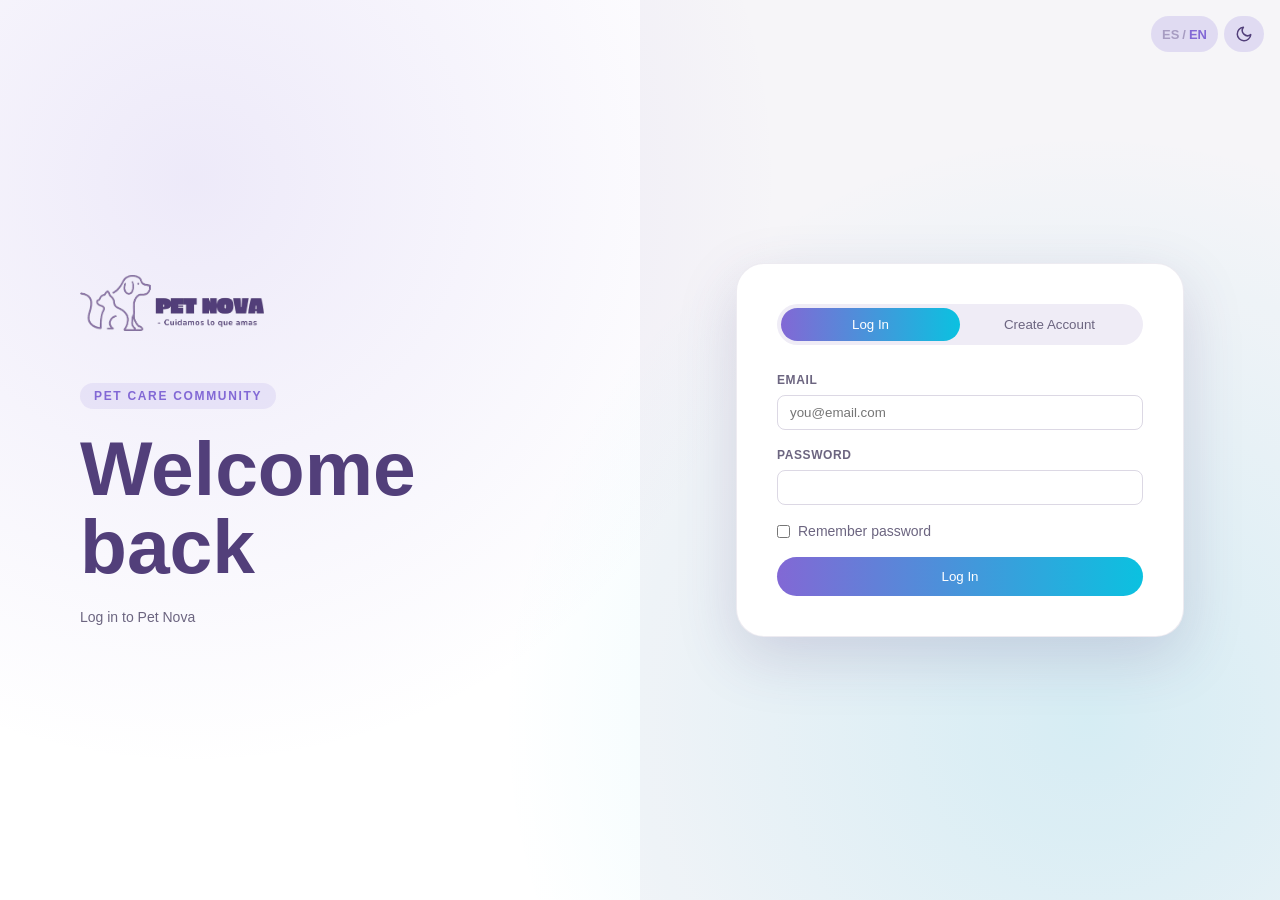
<file: login.html>
<!DOCTYPE html>
<html lang="en">
<head>
<meta charset="UTF-8">
<meta name="viewport" content="width=device-width, initial-scale=1">
<script>
/* Teléfono en horizontal: se muestra el diseño de computadora (reducido para que quepa). En vertical, el diseño de celular. */
(function () {
  var m = document.querySelector('meta[name="viewport"]');
  function set() {
    var phone = Math.min(screen.width, screen.height) < 600;
    var land = window.matchMedia('(orientation: landscape)').matches;
    m.setAttribute('content', phone && land ? 'width=1280' : 'width=device-width, initial-scale=1');
  }
  set();
  addEventListener('orientationchange', set);
  addEventListener('resize', set);
})();
</script>
<link rel="icon" href="images/favicon/favicon.ico" sizes="any">
<link rel="icon" type="image/png" sizes="32x32" href="images/favicon/favicon-32.png">
<link rel="icon" type="image/png" sizes="192x192" href="images/favicon/icon-192.png">
<link rel="apple-touch-icon" href="images/favicon/apple-touch-icon.png">
<meta name="theme-color" content="#523F7A">
<meta name="google" content="notranslate">
<script>try{var d=document.documentElement,t=localStorage.getItem('pn-theme');if(t)d.setAttribute('data-theme',t);if(sessionStorage.getItem('pn-seen'))d.classList.add('seen');var l=localStorage.getItem('pn-lang')||((navigator.language||'en').slice(0,2)==='es'?'es':'en');d.setAttribute('lang',l)}catch(e){}</script>
<title>Pet Nova - Cuidado Integral de Mascotas</title>
<link rel="stylesheet" href="css/login.css">
</head>
<body>
<div id="loader" aria-hidden="true"><svg viewBox="0 0 64 64"><ellipse class="t1" cx="11" cy="29" rx="6" ry="8"/><ellipse class="t2" cx="24" cy="15" rx="6" ry="8"/><ellipse class="t3" cx="40" cy="15" rx="6" ry="8"/><ellipse class="t4" cx="53" cy="29" rx="6" ry="8"/><ellipse class="pad" cx="32" cy="43" rx="14" ry="12"/></svg><p>Pet Nova</p></div>
<div class="atmos">
  <div class="left">
    <a href="index.html"><img class="logo" src="images/pet-nova-logo.png" alt="Pet Nova - We care for what you love"></a>
    <span class="eyebrow">Pet Care Community</span>
    <h1 id="title">Welcome back</h1>
    <p id="subtitle">Log in to Pet Nova</p>
  </div>
  <div class="right">
    <div class="card">
      <div class="switch" role="tablist" aria-label="Switch between log in and create account">
        <span class="thumb" id="thumb"></span>
        <button type="button" class="tab on" data-mode="login" role="tab">Log In</button>
        <button type="button" class="tab" data-mode="register" role="tab">Create Account</button>
      </div>

      <form id="login" class="pane on">
        <label>Email<input type="email" placeholder="you@email.com" required></label>
        <label>Password<input type="password" required></label>
        <label class="check"><input type="checkbox"> Remember password</label>
        <button class="btn" type="submit">Log In</button>
      </form>

      <form id="register" class="pane">
        <div class="step on" data-step="1">
          <h2>Step 1 · Pet Profile</h2><p class="hint">Tell us about your furry friend</p>
          <label>Pet's Name<input type="text" placeholder="E.g. Milo, Luna"></label>
          <div class="row">
            <label>Species<select id="species"><option value="">Select</option><option>Dog</option><option>Cat</option><option>Bird</option><option>Rabbit</option><option>Guinea Pig</option><option>Hamster</option><option>Other</option></select></label>
            <label>Age (years)<input type="number" min="0" max="40" placeholder="E.g. 3"></label>
          </div>
          <label id="breedBox" hidden>Breed<input type="text" placeholder="Select"></label>
          <div class="row w3">
            <label>Weight<input type="number" step="0.1" min="0" placeholder="E.g. 8.5"></label>
            <label>Unit<select><option>kg</option><option>lb</option></select></label>
          </div>
          <label>Photo<span class="upload">🐾 Upload Photo<input type="file" accept="image/*"></span></label>
        </div>
        <div class="step" data-step="2">
          <h2>Step 2 · Medical Record</h2><p class="hint">Important health information</p>
          <label>Vaccinated?<select><option value="">Select</option><option>Yes, up to date</option><option>Partially vaccinated</option><option>Not vaccinated</option><option>Not sure</option></select></label>
          <label>Special Condition?<select id="cond"><option>No</option><option>Yes</option></select></label>
          <label id="condBox" hidden>Describe it<input type="text" placeholder="E.g. blind in one eye, limited mobility"></label>
          <label>Medical Notes<textarea rows="4" placeholder="Optional - Important information"></textarea></label>
        </div>
        <div class="step" data-step="3">
          <h2>Step 3 · Owner Details</h2><p class="hint">Your information</p>
          <label>Full Name<input type="text"></label>
          <label>Email<input type="email" placeholder="you@email.com"></label>
          <div class="row"><label>Phone<input type="tel"></label><label>City<input type="text"></label></div>
          <label>Password<input type="password" id="pw" placeholder="At least 6 characters"></label>
          <label>Confirm Password<input type="password" id="pw2" placeholder="Repeat your password"></label>
          <p class="err" id="err" hidden></p>
        </div>
        <div class="nav-btns">
          <button type="button" class="btn ghost" id="back" hidden>Back</button>
          <button type="button" class="btn" id="next">Next</button>
        </div>
        <p class="small">Already have an account? <a href="#" data-mode="login">Log in</a></p>
      </form>
    </div>
  </div>
</div>
<script src="js/i18n.js"></script>
<script src="js/login.js"></script>
</body>
</html>
</file>
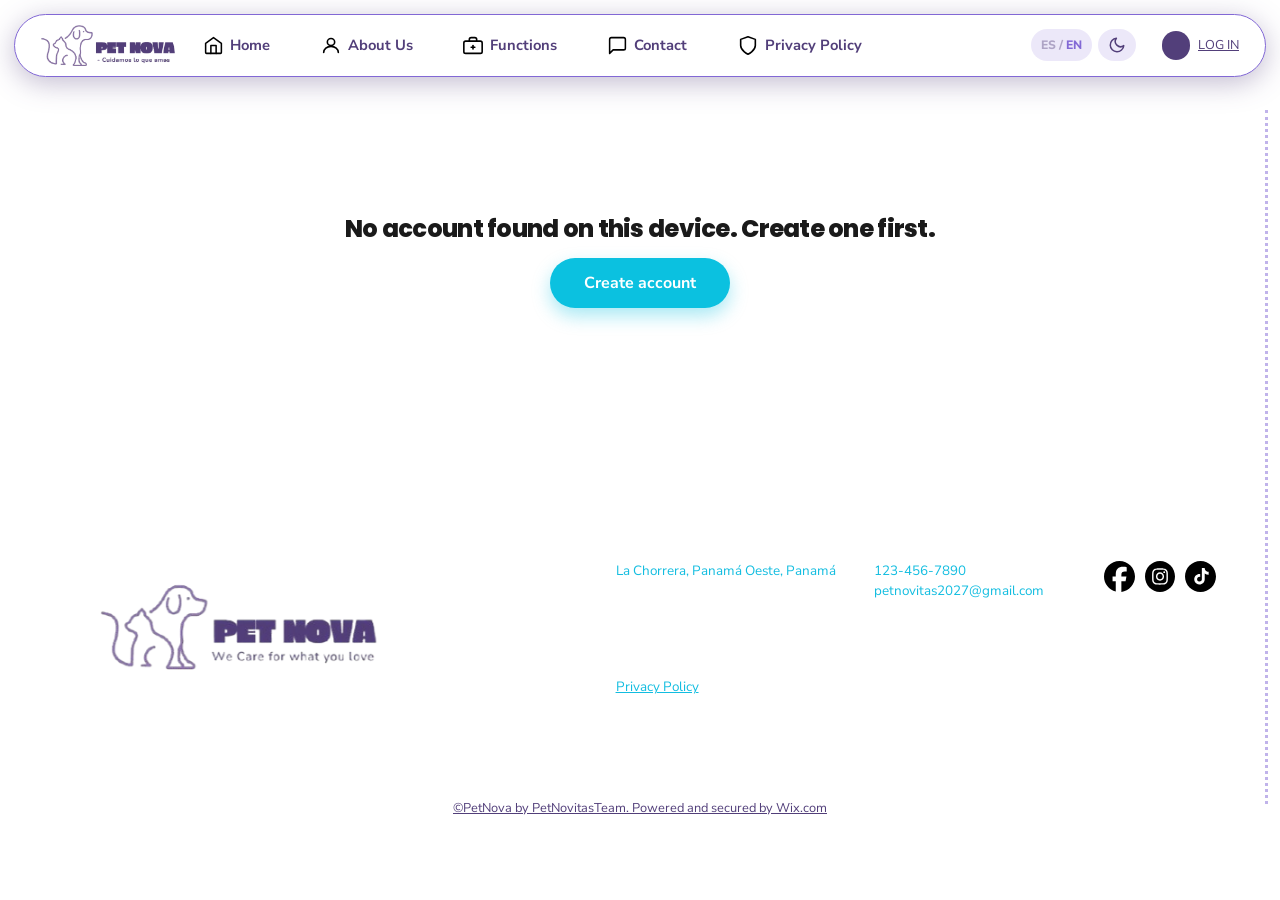
<file: panel.html>
<!DOCTYPE html>
<html lang="en">
<head>
<meta charset="UTF-8">
<meta name="viewport" content="width=device-width, initial-scale=1">
<script>
/* Teléfono en horizontal: se muestra el diseño de computadora (reducido para que quepa). En vertical, el diseño de celular. */
(function () {
  var m = document.querySelector('meta[name="viewport"]');
  function set() {
    var phone = Math.min(screen.width, screen.height) < 600;
    var land = window.matchMedia('(orientation: landscape)').matches;
    m.setAttribute('content', phone && land ? 'width=1280' : 'width=device-width, initial-scale=1');
  }
  set();
  addEventListener('orientationchange', set);
  addEventListener('resize', set);
})();
</script>
<link rel="icon" href="images/favicon/favicon.ico" sizes="any">
<link rel="icon" type="image/png" sizes="32x32" href="images/favicon/favicon-32.png">
<link rel="icon" type="image/png" sizes="192x192" href="images/favicon/icon-192.png">
<link rel="apple-touch-icon" href="images/favicon/apple-touch-icon.png">
<meta name="theme-color" content="#523F7A">
<meta name="google" content="notranslate">
<script>try{var d=document.documentElement,t=localStorage.getItem('pn-theme');if(t)d.setAttribute('data-theme',t);if(sessionStorage.getItem('pn-seen'))d.classList.add('seen');var l=localStorage.getItem('pn-lang')||((navigator.language||'en').slice(0,2)==='es'?'es':'en');d.setAttribute('lang',l)}catch(e){}</script>
<title>My panel | Pet Nova</title>
<link rel="preconnect" href="https://fonts.googleapis.com">
<link rel="preconnect" href="https://fonts.gstatic.com" crossorigin>
<link href="https://fonts.googleapis.com/css2?family=Nunito+Sans:wght@400;600;700;800&family=Poppins:wght@400;600;700;800&display=swap" rel="stylesheet">
<link rel="stylesheet" href="css/styles.css">
<link rel="stylesheet" href="css/panel.css">
</head>
<body>
<div id="loader" aria-hidden="true"><svg viewBox="0 0 64 64"><ellipse class="t1" cx="11" cy="29" rx="6" ry="8"/><ellipse class="t2" cx="24" cy="15" rx="6" ry="8"/><ellipse class="t3" cx="40" cy="15" rx="6" ry="8"/><ellipse class="t4" cx="53" cy="29" rx="6" ry="8"/><ellipse class="pad" cx="32" cy="43" rx="14" ry="12"/></svg><p>Pet Nova</p></div>
<a class="skip" href="#main">Skip to Main Content</a>
<header class="nav">
  <a href="index.html" class="nav-logo"><img src="images/logo-menu.png" alt="Pet Nova"></a>
  <button class="nav-toggle" aria-label="Menu" aria-expanded="false">Menu</button>
  <nav class="nav-links">
    <a href="index.html"><img src="images/icons/home.svg" alt="">Home</a>
    <a href="about.html"><img src="images/icons/user.svg" alt="">About Us</a>
    <a href="functions.html"><img src="images/icons/medkit.svg" alt="">Functions</a>
    <a href="contact.html"><img src="images/icons/chat.svg" alt="">Contact</a>
    <a href="privacy.html"><img src="images/icons/shield.svg" alt="">Privacy Policy</a>
  </nav>
  <a href="login.html" class="nav-login"><span class="avatar"></span><u>LOG IN</u></a>
</header>
<main id="main" class="inner"><section id="panel" class="pn" aria-live="polite"></section></main>
<footer class="footer">
  <img class="footer-logo" src="images/logo-footer-hd.png" alt="Pet Nova - We care for what you love">
  <div class="footer-info"><p>La Chorrera, Panamá Oeste, Panamá</p><p>123-456-7890<br>petnovitas2027@gmail.com</p><div class="social"><a href="#" aria-label="Facebook"><img src="images/icons/facebook.svg" alt=""></a><a href="#" aria-label="Instagram"><img src="images/icons/instagram.svg" alt=""></a><a href="#" aria-label="TikTok"><img src="images/icons/tiktok.svg" alt=""></a></div></div>
  <a class="footer-privacy" href="privacy.html">Privacy Policy</a>
  <p class="copy"><u>©PetNova by PetNovitasTeam. Powered and secured by Wix.com</u></p>
</footer>
<script src="js/i18n.js"></script>
<script src="js/script.js"></script>
<script src="js/panel.js"></script>
</body>
</html>
</file>
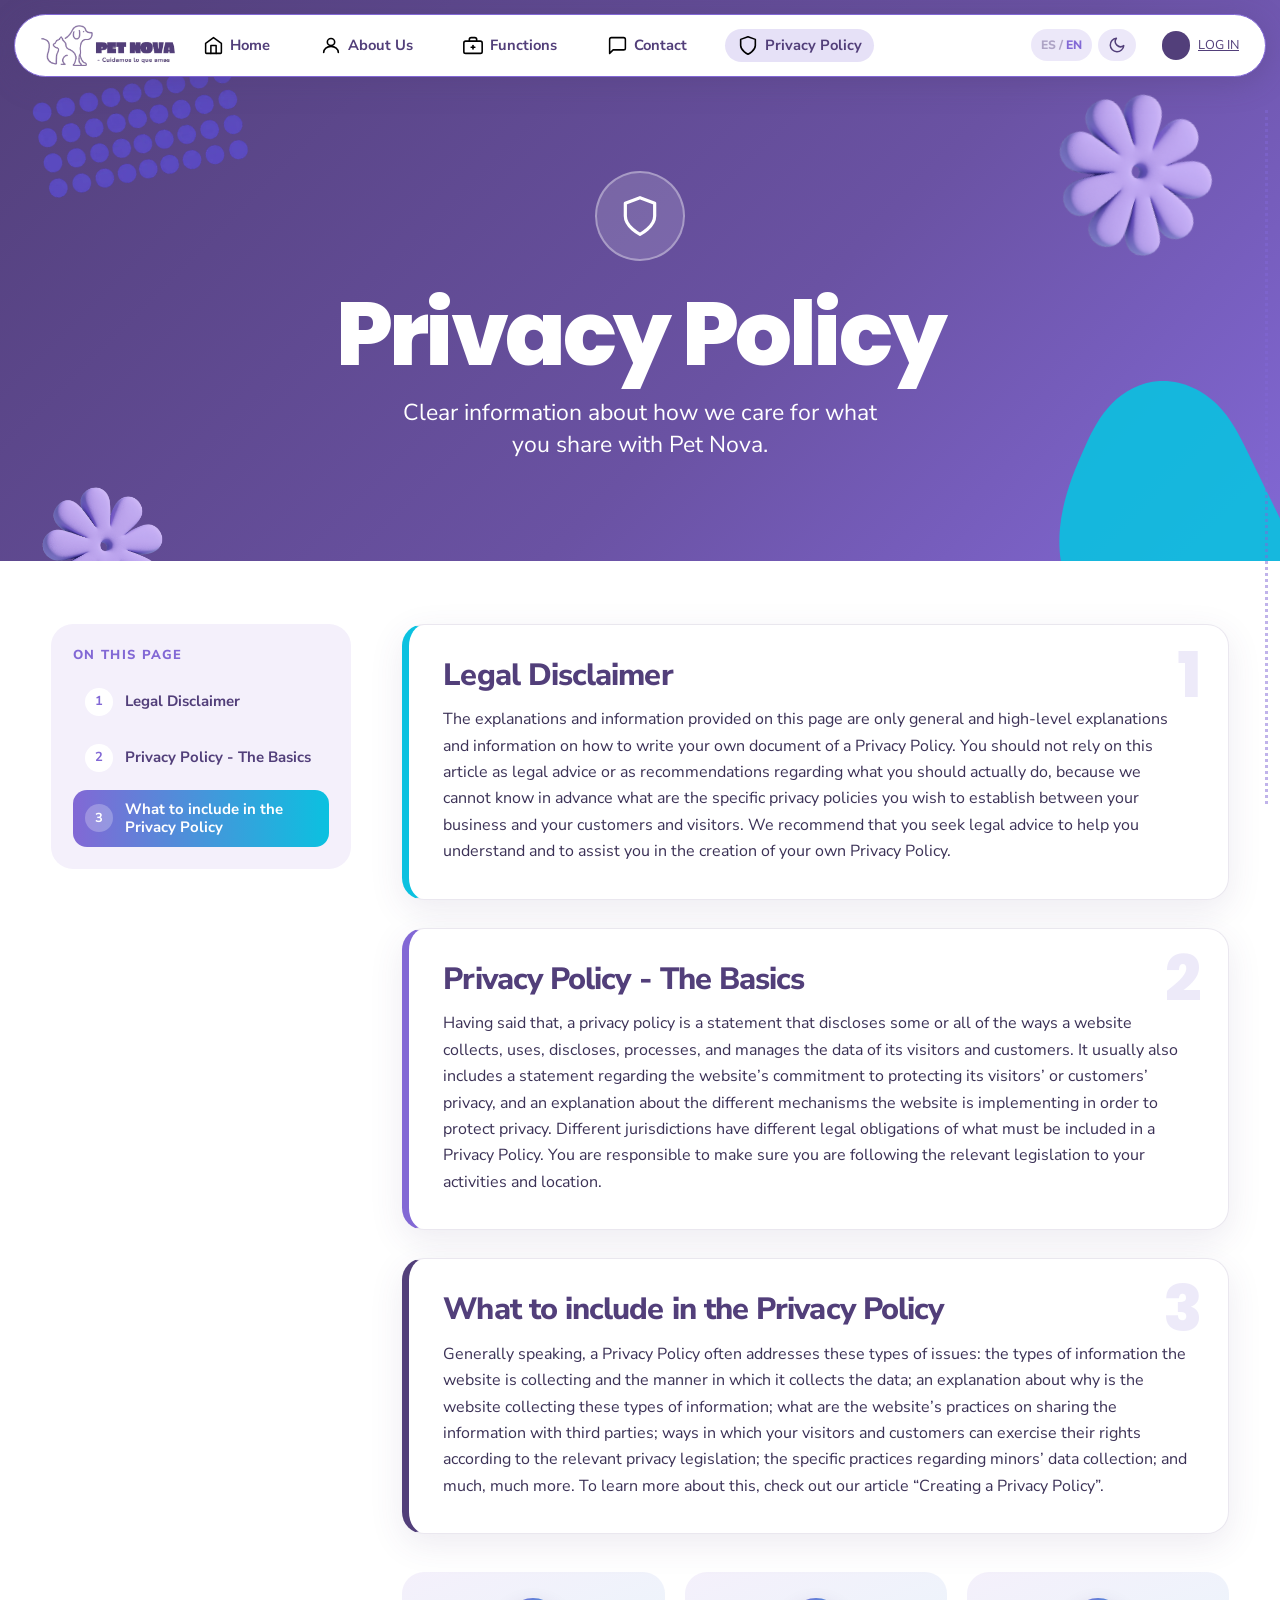
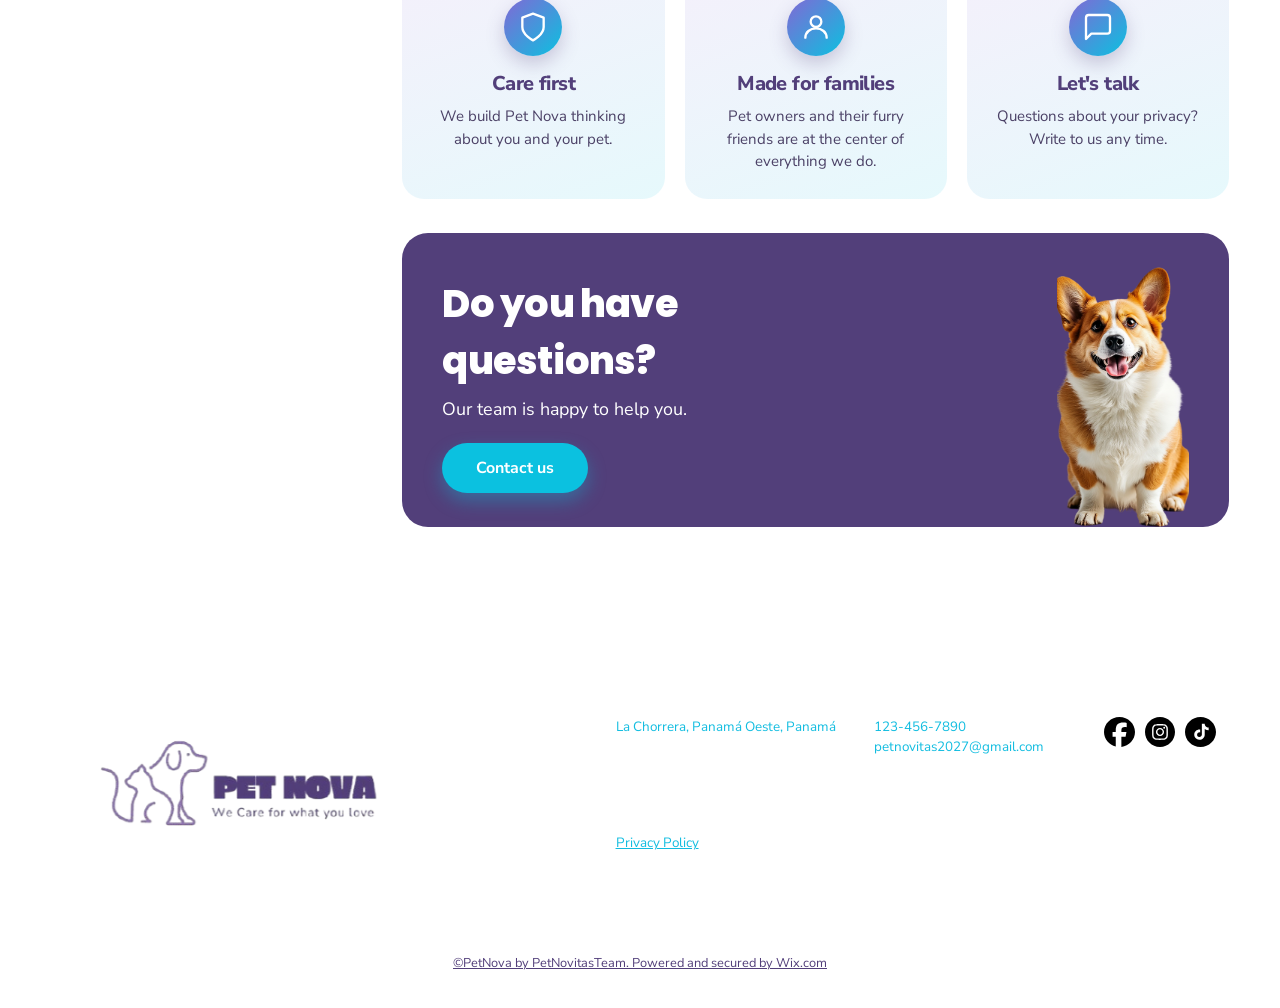
<file: privacy.html>
<!DOCTYPE html>
<html lang="en">
<head>
<meta charset="UTF-8">
<meta name="viewport" content="width=device-width, initial-scale=1">
<script>
/* Teléfono en horizontal: se muestra el diseño de computadora (reducido para que quepa). En vertical, el diseño de celular. */
(function () {
  var m = document.querySelector('meta[name="viewport"]');
  function set() {
    var phone = Math.min(screen.width, screen.height) < 600;
    var land = window.matchMedia('(orientation: landscape)').matches;
    m.setAttribute('content', phone && land ? 'width=1280' : 'width=device-width, initial-scale=1');
  }
  set();
  addEventListener('orientationchange', set);
  addEventListener('resize', set);
})();
</script>
<link rel="icon" href="images/favicon/favicon.ico" sizes="any">
<link rel="icon" type="image/png" sizes="32x32" href="images/favicon/favicon-32.png">
<link rel="icon" type="image/png" sizes="192x192" href="images/favicon/icon-192.png">
<link rel="apple-touch-icon" href="images/favicon/apple-touch-icon.png">
<meta name="theme-color" content="#523F7A">
<meta name="google" content="notranslate">
<script>try{var d=document.documentElement,t=localStorage.getItem('pn-theme');if(t)d.setAttribute('data-theme',t);if(sessionStorage.getItem('pn-seen'))d.classList.add('seen');var l=localStorage.getItem('pn-lang')||((navigator.language||'en').slice(0,2)==='es'?'es':'en');d.setAttribute('lang',l)}catch(e){}</script>
<title>Privacy Policy | Pet Nova</title>
<link rel="preconnect" href="https://fonts.googleapis.com">
<link rel="preconnect" href="https://fonts.gstatic.com" crossorigin>
<link href="https://fonts.googleapis.com/css2?family=Nunito+Sans:wght@400;600;700;800&family=Poppins:wght@400;600;700;800&display=swap" rel="stylesheet">
<link rel="stylesheet" href="css/styles.css">
</head>
<body>
<div id="loader" aria-hidden="true"><svg viewBox="0 0 64 64"><ellipse class="t1" cx="11" cy="29" rx="6" ry="8"/><ellipse class="t2" cx="24" cy="15" rx="6" ry="8"/><ellipse class="t3" cx="40" cy="15" rx="6" ry="8"/><ellipse class="t4" cx="53" cy="29" rx="6" ry="8"/><ellipse class="pad" cx="32" cy="43" rx="14" ry="12"/></svg><p>Pet Nova</p></div>
<a class="skip" href="#main">Skip to Main Content</a>
<header class="nav">
  <a href="index.html" class="nav-logo"><img src="images/logo-menu.png" alt="Pet Nova"></a>
  <button class="nav-toggle" aria-label="Menu" aria-expanded="false">Menu</button>
  <nav class="nav-links">
    <a href="index.html"><img src="images/icons/home.svg" alt="">Home</a>
    <a href="about.html"><img src="images/icons/user.svg" alt="">About Us</a>
    <a href="functions.html"><img src="images/icons/medkit.svg" alt="">Functions</a>
    <a href="contact.html"><img src="images/icons/chat.svg" alt="">Contact</a>
    <a href="privacy.html" class="on" aria-current="page"><img src="images/icons/shield.svg" alt="">Privacy Policy</a>
  </nav>
  <a href="login.html" class="nav-login"><span class="avatar"></span><u>LOG IN</u></a>
</header>
<main id="main" class="inner">
<section class="pv-hero">
  <img class="pv-flor pv-f1" src="images/flor.png" alt=""><img class="pv-flor pv-f2" src="images/flor.png" alt="">
  <i class="pv-blob"></i><i class="pv-dots"></i>
  <div class="pv-hero-in">
    <span class="pv-shield"><img src="images/icons/shield.svg" alt=""></span>
    <h1>Privacy Policy</h1>
    <p>Clear information about how we care for what you share with Pet Nova.</p>
  </div>
</section>
<div class="pv-wrap">
  <aside class="pv-toc" aria-label="On this page"><b>On this page</b>
    <a href="#legal" class="on"><span>1</span>Legal Disclaimer</a>
    <a href="#basics"><span>2</span>Privacy Policy - The Basics</a>
    <a href="#include"><span>3</span>What to include in the Privacy Policy</a>
  </aside>
  <div class="pv-main">
    <article id="legal" class="pv-card"><span class="pv-num">1</span><h2>Legal Disclaimer</h2><p>The explanations and information provided on this page are only general and high-level explanations and information on how to write your own document of a Privacy Policy. You should not rely on this article as legal advice or as recommendations regarding what you should actually do, because we cannot know in advance what are the specific privacy policies you wish to establish between your business and your customers and visitors. We recommend that you seek legal advice to help you understand and to assist you in the creation of your own Privacy Policy.</p></article>
    <article id="basics" class="pv-card"><span class="pv-num">2</span><h2>Privacy Policy - The Basics</h2><p>Having said that, a privacy policy is a statement that discloses some or all of the ways a website collects, uses, discloses, processes, and manages the data of its visitors and customers. It usually also includes a statement regarding the website’s commitment to protecting its visitors’ or customers’ privacy, and an explanation about the different mechanisms the website is implementing in order to protect privacy. Different jurisdictions have different legal obligations of what must be included in a Privacy Policy. You are responsible to make sure you are following the relevant legislation to your activities and location.</p></article>
    <article id="include" class="pv-card"><span class="pv-num">3</span><h2>What to include in the Privacy Policy</h2><p>Generally speaking, a Privacy Policy often addresses these types of issues: the types of information the website is collecting and the manner in which it collects the data; an explanation about why is the website collecting these types of information; what are the website’s practices on sharing the information with third parties; ways in which your visitors and customers can exercise their rights according to the relevant privacy legislation; the specific practices regarding minors’ data collection; and much, much more. To learn more about this, check out our article “Creating a Privacy Policy”.</p></article>
    <div class="pv-glance">
      <div class="pv-mini"><span><img src="images/icons/shield.svg" alt=""></span><h3>Care first</h3><p>We build Pet Nova thinking about you and your pet.</p></div>
      <div class="pv-mini"><span><img src="images/icons/user.svg" alt=""></span><h3>Made for families</h3><p>Pet owners and their furry friends are at the center of everything we do.</p></div>
      <div class="pv-mini"><span><img src="images/icons/chat.svg" alt=""></span><h3>Let's talk</h3><p>Questions about your privacy? Write to us any time.</p></div>
    </div>
    <div class="pv-cta"><div><h3>Do you have questions?</h3><p>Our team is happy to help you.</p><a class="btn" href="contact.html">Contact us</a></div><img src="images/fn-corgi.png" alt=""></div>
  </div>
</div>
</main>
<footer class="footer">
  <img class="footer-logo" src="images/logo-footer-hd.png" alt="Pet Nova - We care for what you love">
  <div class="footer-info"><p>La Chorrera, Panamá Oeste, Panamá</p><p>123-456-7890<br>petnovitas2027@gmail.com</p><div class="social"><a href="#" aria-label="Facebook"><img src="images/icons/facebook.svg" alt=""></a><a href="#" aria-label="Instagram"><img src="images/icons/instagram.svg" alt=""></a><a href="#" aria-label="TikTok"><img src="images/icons/tiktok.svg" alt=""></a></div></div>
  <a class="footer-privacy" href="privacy.html">Privacy Policy</a>
  <p class="copy"><u>©PetNova by PetNovitasTeam. Powered and secured by Wix.com</u></p>
</footer>
<script src="js/i18n.js"></script>
<script src="js/script.js"></script>
</body>
</html>
</file>
<file: css/styles.css>
:root{
  --purple-dark:#523F7A;
  --purple:#8268D5;
  --cyan:#0BC1E0;
  --cyan-bg:#26C6E0;
  --ink:#1a1a1a;
}
*{box-sizing:border-box;margin:0;padding:0}
html{scroll-behavior:smooth}
body{font-family:'Nunito Sans',sans-serif;color:var(--ink);background:#fff;overflow-x:hidden}
h1,h2,h3{font-family:'Poppins',sans-serif;font-weight:800;letter-spacing:-.03em;line-height:1.1}
img{max-width:100%;display:block}
a{color:inherit}

/* Menú */
.nav{position:fixed;top:14px;left:14px;right:14px;z-index:50;display:flex;align-items:center;justify-content:space-between;gap:16px;background:#fff;border:1px solid var(--purple);border-radius:40px;padding:8px 22px;box-shadow:0 6px 28px rgba(82,63,122,.35)}
.nav-logo img{height:34px;width:auto}
.nav-links{display:flex;gap:26px}
.nav-links a{display:flex;align-items:center;gap:6px;text-decoration:none;font-size:13px;font-weight:700;color:var(--purple-dark)}
.nav-links svg{width:20px;height:20px;fill:none;stroke:#000;stroke-width:1.6;stroke-linecap:round;stroke-linejoin:round}
.nav-login{display:flex;align-items:center;gap:8px;text-decoration:none;font-size:11px;color:var(--purple-dark)}
.avatar{width:20px;height:20px;border-radius:50%;background:var(--purple-dark)}
.nav-toggle{display:none;background:none;border:0;font:700 13px 'Nunito Sans',sans-serif;color:var(--purple-dark);cursor:pointer}

/* Portada */
.hero{position:relative;min-height:100vh;padding:0 4vw 6vh;display:flex;flex-direction:column;justify-content:flex-end;color:#fff;background:linear-gradient(rgba(0,0,0,.28),rgba(0,0,0,.28)),url(../images/hero.jpg) center/cover}
.hero h1{font-size:clamp(64px,11vw,150px);margin-bottom:5vh}
.hero p{max-width:520px;font-family:'Poppins',sans-serif;font-size:15px;line-height:1.55;text-align:justify}
.paw{fill:#5a0a2e;stroke:var(--purple);stroke-width:3}
.hero-paw{position:absolute;left:14vw;top:34vh;width:84px}

/* Raised with love */
.raised{position:relative;min-height:90vh;padding:14vh 8vw 8vh;text-align:center;overflow:hidden}
.raised h2{position:relative;z-index:2;max-width:66vw;margin:0 auto;font-size:clamp(40px,6.3vw,130px);letter-spacing:-.045em;line-height:1.05;color:var(--cyan)}
.blob{position:absolute;background:var(--cyan)}
.blob::after{content:"";position:absolute;width:80%;height:80%;background:url(../images/puntos.webp) center/contain no-repeat;transform:rotate(32deg)}
.blob-left{left:-4vw;top:3vh;width:18vw;height:24vw;border-radius:30% 70% 60% 40%/35% 50% 50% 65%}.blob-left::after{right:-12%;top:-10%}
.blob-right{right:-3vw;bottom:2vh;width:19vw;height:17vw;border-radius:50% 10% 30% 60%/55% 20% 50% 45%}.blob-right::after{left:22%;top:38%}
.flor{position:absolute;z-index:3;width:16vw;min-width:110px}
.flor-top{right:2vw;top:-4vw;transform:rotate(25deg)}
.flor-bottom{left:5vw;bottom:-6vw}
.believe{position:relative;z-index:2;width:min(420px,80vw);margin:6vh auto 0;padding:26px 32px;background:var(--purple);color:#fff;border-radius:20px;transform:rotate(3deg);text-align:justify}
.believe p{font-family:'Poppins',sans-serif;font-size:17px;line-height:1.55}
.believe-paw{position:absolute;right:-18px;top:-18px;width:44px}

/* Well-being */
.wellbeing{position:relative;background:var(--purple);padding:3vh 3vw 0;min-height:70vh}
.wellbeing-card{background:var(--purple-dark);color:#fff;border-radius:24px;padding:28px 36px;box-shadow:0 14px 40px rgba(0,0,0,.25)}
.wellbeing-card h2{font-family:'Nunito Sans',sans-serif;font-weight:700;letter-spacing:0;font-size:clamp(28px,4vw,46px);max-width:600px;margin-bottom:8px}
.wellbeing-card p{font-size:13px;font-weight:600}
.espiral{position:absolute;right:4vw;top:-4vh;width:min(130px,18vw);z-index:2;pointer-events:none}

/* Pet Map */
.petmap{position:relative;background:var(--cyan-bg);padding:12vh 3vw 16vh;text-align:center;color:#fff}
.petmap::after{content:"";position:absolute;left:0;right:0;bottom:0;height:70px;background:var(--purple);clip-path:polygon(0 100%,0 60%,6% 40%,12% 70%,18% 30%,26% 65%,34% 35%,42% 72%,50% 30%,58% 68%,66% 38%,74% 70%,82% 32%,90% 66%,96% 45%,100% 60%,100% 100%)}
.petmap>h2{font-size:clamp(34px,5vw,64px);max-width:700px;margin:0 auto 6vh}
.petmap-panel{text-align:left;background:linear-gradient(var(--cyan),var(--cyan-bg));border-radius:20px;padding:22px 30px 30px;box-shadow:0 10px 30px rgba(0,0,0,.12)}
.petmap-panel h3{font-size:clamp(48px,7vw,86px);color:var(--purple-dark)}
.petmap-panel p{max-width:560px;margin:10px 0 18px;font-family:'Poppins',sans-serif;font-size:clamp(17px,2vw,22px);line-height:1.4;color:var(--purple-dark)}
.petmap-panel iframe{width:100%;height:340px;border:0;border-radius:6px;background:#eee}

/* Pet Moments */
.moments{position:relative;padding:12vh 4vw 8vh;text-align:center;color:#fff;background:linear-gradient(rgba(82,63,122,.45),rgba(82,63,122,.45)),url(../images/pet-moments-bg.jpg) center/cover}
.moments h2{font-size:clamp(56px,10vw,130px);color:var(--cyan);margin-bottom:3vh}
.moments>p{max-width:640px;margin:0 auto;font-family:'Poppins',sans-serif;font-size:clamp(17px,2vw,22px);line-height:1.4;text-align:justify}

/* Celular */
@media (max-width:760px){
  .nav-toggle{display:block}
  .nav-links{display:none;position:absolute;top:56px;left:0;right:0;flex-direction:column;gap:14px;background:#fff;border:1px solid var(--purple);border-radius:20px;padding:20px}
  .nav.open .nav-links{display:flex}
  .nav-logo img{height:28px}
  .hero-paw{left:12vw;top:24vh;width:60px}
  .blob-left{width:40vw}.blob-right{width:42vw}
  
}
@media (prefers-reduced-motion:reduce){html{scroll-behavior:auto}}
/* Galería de bienestar (acordeón) */
.wb-gallery{display:flex;gap:14px;height:min(62vh,420px);margin:5vh 0 10vh}
.wb-gallery figure{position:relative;flex:1;border-radius:22px;overflow:hidden;border:1px solid rgba(255,255,255,.3);cursor:pointer;transition:flex .6s cubic-bezier(.32,.72,0,1)}
.wb-gallery figure.on{flex:5}
.wb-gallery figure::after{content:"";position:absolute;inset:0;background:rgba(82,63,122,.35);transition:opacity .4s}
.wb-gallery figure.on::after{opacity:0}
.wb-gallery img{width:100%;height:100%;object-fit:cover}
/* Carrusel de Pet Moments */
.coverflow{position:relative;height:470px;margin:6vh auto 0;max-width:1100px}
.coverflow figure{position:absolute;left:50%;top:20px;width:290px;height:410px;margin-left:-145px;border-radius:22px;overflow:hidden;box-shadow:0 14px 30px rgba(0,0,0,.35);transition:transform .6s cubic-bezier(.32,.72,0,1),opacity .4s;cursor:pointer}
.coverflow img{width:100%;height:100%;object-fit:cover}
.cf-ctrl{display:flex;align-items:center;justify-content:center;gap:16px;margin-top:10px}
.cf-ctrl button{width:44px;height:44px;border-radius:50%;border:0;background:rgba(0,0,0,.35);color:#fff;font-size:26px;cursor:pointer}
#cfDots{display:flex;gap:8px}
#cfDots i{width:9px;height:9px;border-radius:50%;background:rgba(255,255,255,.4);cursor:pointer}
#cfDots i.on{background:#fff}
@media (max-width:760px){.wb-gallery{height:300px}.coverflow figure{width:200px;height:290px;margin-left:-100px}.coverflow{height:350px}}
@media (prefers-reduced-motion:reduce){.coverflow figure,.wb-gallery figure{transition:none}}

/* Menú más grande, como el original */
.nav{padding:10px 26px}
.nav-logo img{height:clamp(34px,3.2vw,60px)}
.nav-links{gap:clamp(16px,2vw,40px)}
.nav-links a{font-size:clamp(13px,1.15vw,22px)}
.nav-links svg{width:clamp(20px,1.7vw,32px);height:clamp(20px,1.7vw,32px)}
.nav-login{font-size:clamp(11px,1vw,19px)}
.avatar{width:clamp(20px,2.2vw,42px);height:clamp(20px,2.2vw,42px)}

/* Pie de página */
.footer{display:grid;grid-template-columns:1fr 1.2fr;gap:3vw 4vw;align-items:center;padding:9vh 5vw 4vh;background:#fff;color:#12BDE0;font-size:clamp(13px,1.05vw,20px)}
.footer-logo{grid-row:1/3;width:min(34vw,420px)}
.footer-info{display:flex;gap:3vw;align-items:flex-start}
.footer-info p{line-height:1.5}
.social{display:flex;gap:10px;margin-left:auto}
.social a{width:clamp(26px,2.3vw,44px);height:clamp(26px,2.3vw,44px);border-radius:50%;background:#000;display:grid;place-items:center}
.social svg{width:62%;height:62%;fill:#fff}.social svg.st{fill:none;stroke:#fff;stroke-width:2}
.footer-privacy{color:#12BDE0;text-decoration:underline}
.copy{grid-column:1/3;text-align:center;font-size:clamp(12px,1vw,19px);color:#523F7A;margin-top:5vh}

/* ===== Páginas interiores ===== */
.inner{padding-top:0}
h2.big,.f-road h2,.f-med h2,.f-paw h2,.f-cal h2,.f-moments h2{font-size:clamp(44px,7vw,130px)}
/* About */
.ab-hero{position:relative;min-height:100vh;display:flex;align-items:flex-end;background:url(../images/about-familia.jpg) center top/cover}
.ab-blur{width:100%;display:grid;grid-template-columns:1.1fr 1fr;gap:4vw;align-items:center;padding:12vh 3vw 8vh;background:linear-gradient(transparent,rgba(30,40,10,.35) 25%);backdrop-filter:blur(16px);-webkit-backdrop-filter:blur(16px);-webkit-mask-image:linear-gradient(transparent,#000 22%);mask-image:linear-gradient(transparent,#000 22%)}
.ab-blur h1{font-size:clamp(46px,7.2vw,140px);color:var(--cyan);letter-spacing:-.04em;line-height:1.02}
.ab-blur p{color:#fff;font-weight:700;font-size:clamp(20px,2.2vw,42px);line-height:1.3;text-align:justify}
.ab-banner{padding:5vh 2.5vw}.ab-banner img{width:100%;height:26vw;object-fit:cover;border-radius:40px}
.ab-purple{background:var(--purple-dark);color:#fff;padding:10vh 3vw 6vh}
.ab-purple h2{font-family:'Nunito Sans',sans-serif;font-size:clamp(38px,5.8vw,110px);color:var(--cyan);letter-spacing:-.02em;line-height:1.05;max-width:90vw}
.ab-row{display:grid;grid-template-columns:1.1fr 1fr;gap:4vw;align-items:center;margin-top:8vh}
.ab-row p{font-size:clamp(19px,2.2vw,40px);line-height:1.3;max-width:760px}
.ab-row img{width:min(100%,560px);justify-self:end}
.ab-team{background:var(--purple-dark);text-align:center;padding:0 0 6vh}
.ab-team h2{font-family:'Nunito Sans',sans-serif;color:var(--cyan);font-size:clamp(26px,3vw,48px);margin-bottom:2vh}
.ab-team iframe{width:100%;height:min(80vh,680px);border:0;background:transparent}
/* Functions */
.f-hero{display:grid;grid-template-columns:1.2fr 1fr;gap:3vw;align-items:center;min-height:100vh;padding:14vh 3vw 6vh}
.f-hero h1{font-size:clamp(46px,6.5vw,124px);letter-spacing:-.04em;line-height:1.02;color:var(--purple-dark);margin-bottom:5vh}
.f-hero p{font-size:clamp(19px,2.1vw,40px);line-height:1.35;max-width:36ch;margin-bottom:5vh}
.btn{display:inline-block;background:var(--cyan);color:#fff;border:0;border-radius:30px;padding:14px 34px;font:700 16px 'Nunito Sans',sans-serif;text-decoration:none;cursor:pointer;box-shadow:0 8px 18px rgba(11,193,224,.35)}
.blobdog{position:relative;display:grid;place-items:end center;min-height:70vh}
.blobdog i{position:absolute;inset:6% 4% 0 2%;background:var(--purple);border-radius:45% 55% 40% 60%/60% 45% 55% 40%}
.blobdog img{position:relative;height:84%;max-height:78vh;object-fit:contain}
.f-road{position:relative;background:var(--cyan);color:var(--purple-dark);padding:10vh 3vw 8vh;min-height:110vh;overflow:hidden}
.f-road h2{color:var(--purple-dark);max-width:60vw}
.f-road>p{max-width:34ch;font-weight:700;font-size:clamp(19px,2vw,36px);line-height:1.4;margin-top:12vh}
.f-road .phone{position:absolute;right:-6vw;bottom:-4vh;width:62vw;max-width:1100px}
.f-road>.pin{position:absolute;right:12vw;top:14vh;width:11vw;min-width:90px}
.bubble{position:absolute;display:flex;align-items:center;gap:10px;background:#fff;border-radius:40px;padding:16px 28px 16px 14px;font-size:clamp(14px,1.3vw,24px);max-width:18vw;line-height:1.25;color:var(--purple-dark)}
.mini{width:26px;flex:none}
.b1{left:56vw;top:36vh}.b2{left:42vw;bottom:14vh}.b3{right:2vw;bottom:5vh}
.f-med{position:relative;background:var(--purple);display:grid;grid-template-columns:1fr 1fr;gap:3vw;align-items:center;min-height:100vh;padding:8vh 3vw;overflow:hidden}
.clips{position:relative;width:min(34vw,560px);aspect-ratio:421/608;margin:0 auto}
.clips img{position:absolute;width:100%}
.clips img:nth-child(1){transform:rotate(7deg) translate(-6%,3%)}.clips img:nth-child(2){transform:rotate(-4deg) translate(-4%,2%)}.clips img:nth-child(3){transform:rotate(-9deg)}
.paper{position:absolute;inset:23% 14% 10% 16%;transform:rotate(-9deg);color:var(--purple-dark)}
.paper b{display:block;font-size:clamp(14px,1.5vw,28px);font-weight:700;margin-bottom:4vh}
.paper ul{list-style:none;display:flex;flex-direction:column;gap:3vh}.paper li{display:flex;align-items:center;gap:18px;font-size:clamp(14px,1.4vw,26px)}.paper em{font-style:normal;font-size:1.5em}
.f-med h2{color:#fff;text-align:right}
.f-med .txt p{margin-top:5vh;font-weight:700;font-size:clamp(18px,1.9vw,34px);line-height:1.35;color:var(--purple-dark);text-align:justify}
.peek{position:absolute;right:6vw;bottom:-8vh;width:min(26vw,420px)}
.f-paw{display:grid;grid-template-columns:1fr 1.2fr;gap:3vw;align-items:center;min-height:100vh;padding:8vh 3vw}
.f-paw h2{color:var(--purple-dark)}.f-paw .txt p{margin-top:12vh;font-weight:700;font-size:clamp(18px,1.9vw,34px);line-height:1.35;color:var(--purple-dark);max-width:30ch}
.stage{position:relative;min-height:80vh}
.stage .blob{position:absolute;right:0;top:6%;width:62%;height:84%;background:var(--cyan);border-radius:45% 55% 50% 50%/55% 45% 55% 45%}
.stage .blob::after{display:none}
.app{position:absolute;right:2%;top:0;width:44%;transform:rotate(10deg)}
.bell{position:absolute;left:4%;top:4%;width:12vw;height:12vw;max-width:210px;max-height:210px;background:var(--cyan);border-radius:30px;display:grid;place-items:center;box-shadow:0 12px 24px rgba(0,0,0,.15)}.bell svg{width:50%}
.alertbox{position:absolute;left:0;bottom:12%;display:flex;gap:12px;align-items:center;background:var(--cyan);color:var(--purple-dark);border-radius:36px;padding:20px 26px;font-size:clamp(14px,1.3vw,24px);max-width:22vw;line-height:1.3}.alertbox svg{width:44px;flex:none}
.arr{position:absolute;width:11vw;opacity:.9}.a1{left:12%;top:36%;transform:rotate(80deg)}.a2{left:22%;bottom:2%}
.f-cal{background:var(--cyan);padding:8vh 3vw;text-align:center}.f-cal h2{color:var(--purple-dark)}
.f-cal .row{display:grid;grid-template-columns:1fr 1.2fr;gap:3vw;align-items:center;text-align:left;margin-top:4vh}
.cal{position:relative;width:min(32vw,520px);margin:0 auto}.cal>img{width:100%}
.tag{position:absolute;display:flex;gap:10px;align-items:center;background:var(--purple);color:#fff;border-radius:30px;padding:10px 22px 10px 14px;font-size:clamp(13px,1.2vw,22px)}
.tag b{display:flex;flex-direction:column;font-weight:700}.tag small{font-weight:400;font-size:.75em}
.t1{left:-10%;top:2%}.t2{right:-18%;top:34%}.t3{left:-6%;bottom:2%}
.f-cal .txt p{font-weight:700;font-size:clamp(18px,1.9vw,34px);line-height:1.35;color:var(--purple-dark);text-align:justify}.f-cal .txt img{width:min(100%,640px);margin:2vh 0 0 auto}
.f-moments{background:#fff;padding:8vh 2vw;text-align:center;color:var(--purple-dark)}.f-moments h2{color:var(--purple-dark)}
.f-moments>p{max-width:1000px;margin:3vh auto 6vh;font-weight:700;font-size:clamp(17px,1.7vw,30px);line-height:1.4}
.photos{display:grid;grid-template-columns:repeat(4,1fr);gap:12px}.photos img{width:100%;aspect-ratio:3/4;object-fit:cover}
.f-close{position:relative;background:var(--purple-dark);display:grid;grid-template-columns:1.2fr 1fr;grid-template-areas:"p pets" "h pets" "s pets";gap:2vh 3vw;align-items:center;padding:8vh 3vw 8vh}
.f-close>p{grid-area:p;color:#fff;font-weight:700;font-size:clamp(20px,2.2vw,40px);line-height:1.35;text-align:justify;max-width:760px}
.pets{grid-area:pets;display:flex;align-items:flex-end;gap:2vw}.pets img:first-child{width:52%}.pets img:last-child{width:30%}
.f-close h2{grid-area:h;font-size:clamp(60px,9vw,170px);color:var(--cyan);margin-top:6vh}
.f-close h3{grid-area:s;font-family:'Nunito Sans',sans-serif;color:var(--purple);font-size:clamp(24px,3vw,56px)}
/* Contact */
.c-sec{background:var(--purple-dark);display:grid;grid-template-columns:1fr 1fr;gap:4vw;align-items:center;min-height:100vh;padding:18vh 3vw 8vh;color:#fff}
.c-left h1{font-size:clamp(48px,7vw,130px);letter-spacing:-.04em;line-height:1.02;margin-bottom:5vh}
.c-left>p{font-size:clamp(19px,2vw,36px);line-height:1.35;max-width:26ch}
.c-data{margin-top:12vh}.c-data h4{color:var(--cyan);font:700 clamp(22px,2vw,34px) 'Nunito Sans',sans-serif;margin-top:5vh}.c-data p{font-size:clamp(18px,1.7vw,28px)}
.c-card{background:#fff;border-radius:34px;padding:34px 28px;display:flex;flex-direction:column;gap:18px;color:var(--purple-dark)}
.c-card h3{font:400 20px 'Nunito Sans',sans-serif;margin-bottom:6px}
.two{display:grid;grid-template-columns:1fr 1fr;gap:20px}
.c-card label{display:flex;flex-direction:column;gap:8px;font-size:15px}
.c-card input,.c-card textarea{border:1px solid var(--purple-dark);border-radius:30px;padding:11px 18px;font:16px 'Nunito Sans',sans-serif;outline:none}
.c-card textarea{border-radius:24px;resize:vertical}
.c-card button{background:var(--purple-dark);color:#fff;border:0;border-radius:30px;padding:14px;font:700 16px 'Nunito Sans',sans-serif;cursor:pointer}
.ok{color:#0a7a3d;font-weight:700}
/* Privacy */
.p-sec{padding:11vh 4vw 8vh;max-width:1250px;color:var(--purple-dark)}
.p-sec h1,.p-sec h2{font-family:'Nunito Sans',sans-serif;font-weight:600;letter-spacing:0}
.p-sec h1{font-size:clamp(46px,6vw,104px);margin-bottom:6vh}
.p-sec h2{font-size:clamp(28px,3vw,52px);margin:7vh 0 3vh}
.p-sec p{font-size:clamp(17px,1.5vw,26px);line-height:1.45;font-weight:400}
@media (max-width:760px){
  .ab-blur,.ab-row,.f-hero,.f-med,.f-paw,.f-cal .row,.c-sec,.f-close,.footer{grid-template-columns:1fr}
  .f-close{grid-template-areas:"p" "pets" "h" "s"}
  .footer-logo,.footer-info,.copy{grid-column:1;grid-row:auto}.footer-info{flex-direction:column}.social{margin-left:0}
  .f-road{min-height:auto;padding-bottom:70vw}.f-road .phone{width:110vw;right:-20vw}.bubble{max-width:60vw;position:static;margin-top:14px}
  .f-med h2{text-align:left}.photos{grid-template-columns:1fr 1fr}.two{grid-template-columns:1fr}
  .stage{min-height:120vw}.alertbox{max-width:60vw}.t2{right:-4%}
}

/* ===== Íconos originales ===== */
.ic{display:inline-block;background-repeat:no-repeat;background-position:center;background-size:contain}
.mini{width:30px;height:34px;flex:none}
.f-road>.pin{aspect-ratio:1;height:auto}
.bell .ic{width:56%;aspect-ratio:1}
.alertbox .ic{width:46px;height:46px;flex:none}
.nav-links a img{width:clamp(20px,1.7vw,32px);height:clamp(20px,1.7vw,32px)}
.nav-links a{padding:6px 12px;border-radius:30px;transition:background .25s,transform .25s}
.nav-links a:hover{background:rgba(130,104,213,.14);transform:translateY(-2px)}
.nav-links a.on{background:rgba(130,104,213,.2)}
.paper em img{width:clamp(30px,3vw,56px);height:auto}.paper em{display:grid;place-items:center;width:clamp(34px,3.4vw,60px)}
.tag img{width:clamp(24px,2.2vw,40px);height:auto;flex:none}
.social a{background:none;width:clamp(28px,2.4vw,46px);height:clamp(28px,2.4vw,46px);transition:transform .25s}
.social img{width:100%;height:100%}.social a:hover{transform:translateY(-3px) scale(1.1)}
.paw{width:70px;height:auto;filter:none}.hero-paw{width:clamp(50px,5vw,96px)}.believe-paw{width:50px}
/* Formas originales */
.blob{background:none}
.blob::before{content:"";position:absolute;inset:0;background:url(../images/icons/blob-3.svg) center/100% 100% no-repeat}
.blob-left,.blob-right{border-radius:0}
.blob-left{width:18vw;height:24vw}.blob-right{width:19vw;height:20vw}
.blobdog i{background:url(../images/icons/blob-1.svg) center/100% 100% no-repeat;border-radius:0}
.stage .blob{border-radius:0;background:none}.stage .blob::before{background:url(../images/icons/blob-2.svg) center/100% 100% no-repeat}

/* ===== Vida: animaciones ===== */
.progress{position:fixed;top:0;left:0;height:4px;width:0;background:linear-gradient(90deg,var(--purple),var(--cyan));z-index:100}
.nav{transition:padding .3s,box-shadow .3s,top .3s}
.nav.scrolled{top:6px;padding:5px 22px;box-shadow:0 8px 34px rgba(82,63,122,.5)}
body{animation:pageIn .7s ease both}
@keyframes pageIn{from{opacity:0}to{opacity:1}}
/* Aparecer al hacer scroll */
.rv{opacity:0;transform:translateY(46px);transition:opacity .8s ease,transform .8s cubic-bezier(.2,.8,.2,1);transition-delay:var(--d,0s)}
.rv.l{transform:translateX(-70px)}.rv.r{transform:translateX(70px)}.rv.z{transform:scale(.85)}
.rv.in{opacity:1;transform:none}
/* Portada */
.hero{background-size:112%;animation:kenburns 22s ease-in-out infinite alternate}
@keyframes kenburns{from{background-size:108%;background-position:50% 50%}to{background-size:122%;background-position:46% 54%}}
.hero h1{animation:riseIn 1s .2s cubic-bezier(.2,.8,.2,1) both}
.hero p{animation:riseIn 1s .5s cubic-bezier(.2,.8,.2,1) both}
@keyframes riseIn{from{opacity:0;transform:translateY(50px)}to{opacity:1;transform:none}}
.hero-paw{animation:wiggle 3.5s ease-in-out infinite}
.believe-paw{animation:wiggle 3s ease-in-out infinite}
@keyframes wiggle{0%,100%{transform:rotate(-8deg) scale(1)}50%{transform:rotate(10deg) scale(1.1)}}
/* Elementos que flotan */
.flor-top{animation:spinFloat 14s linear infinite}
.flor-bottom{animation:spinFloat 18s linear infinite reverse}
@keyframes spinFloat{from{transform:rotate(25deg) translateY(0)}50%{transform:rotate(205deg) translateY(-14px)}to{transform:rotate(385deg) translateY(0)}}
.espiral{animation:floaty 5s ease-in-out infinite}
@keyframes floaty{0%,100%{transform:translateY(0) rotate(0)}50%{transform:translateY(-16px) rotate(6deg)}}
.blob{animation:blobMove 9s ease-in-out infinite alternate}
@keyframes blobMove{from{transform:rotate(0) scale(1)}to{transform:rotate(6deg) scale(1.06)}}
.believe{animation:sway 6s ease-in-out infinite}
@keyframes sway{0%,100%{transform:rotate(3deg)}50%{transform:rotate(1deg) translateY(-8px)}}
.petmap-panel iframe{transition:box-shadow .4s}.petmap-panel:hover iframe{box-shadow:0 14px 40px rgba(0,0,0,.25)}
/* Functions */
.blobdog i{animation:blobMove 8s ease-in-out infinite alternate}
.blobdog img{animation:floaty 6s ease-in-out infinite}
.btn{transition:transform .25s,box-shadow .25s,background .25s}
.btn:hover{transform:translateY(-4px) scale(1.04);box-shadow:0 14px 28px rgba(11,193,224,.5)}
.f-road>.pin{animation:pinBounce 2.4s ease-in-out infinite;transform-origin:50% 100%}
@keyframes pinBounce{0%,100%{transform:translateY(0)}40%{transform:translateY(-22px)}60%{transform:translateY(0) scaleY(.94)}}
.bubble{animation:floaty 5s ease-in-out infinite;transition:box-shadow .3s}.b2{animation-delay:-1.5s}.b3{animation-delay:-3s}
.bubble:hover{box-shadow:0 12px 30px rgba(0,0,0,.2)}
.phone{animation:floaty 7s ease-in-out infinite}
.bell{animation:ring 3s ease-in-out infinite;transform-origin:50% 12%}
@keyframes ring{0%,60%,100%{transform:rotate(0)}65%{transform:rotate(14deg)}70%{transform:rotate(-12deg)}75%{transform:rotate(9deg)}80%{transform:rotate(-6deg)}85%{transform:rotate(0)}}
.arr{animation:dashFade 2.6s ease-in-out infinite}.a2{animation-delay:-1.3s}
@keyframes dashFade{0%,100%{opacity:.35}50%{opacity:1}}
.alertbox{animation:pulse 2.6s ease-in-out infinite}
@keyframes pulse{0%,100%{transform:scale(1);box-shadow:0 0 0 0 rgba(82,63,122,.35)}50%{transform:scale(1.04);box-shadow:0 0 0 16px rgba(82,63,122,0)}}
.app{animation:appFloat 6s ease-in-out infinite}
@keyframes appFloat{0%,100%{transform:rotate(10deg) translateY(0)}50%{transform:rotate(7deg) translateY(-18px)}}
.tag{animation:floaty 5s ease-in-out infinite;transition:transform .3s}.t2{animation-delay:-1.6s}.t3{animation-delay:-3.2s}
.peek{animation:peekUp 4s ease-in-out infinite}
@keyframes peekUp{0%,100%{transform:translateY(0)}50%{transform:translateY(-22px)}}
.photos img{transition:transform .5s,box-shadow .5s}.photos img:hover{transform:scale(1.05) rotate(-1.5deg);box-shadow:0 16px 36px rgba(0,0,0,.3);position:relative;z-index:2}
.pets img{animation:floaty 6s ease-in-out infinite}.pets img:last-child{animation-delay:-2s}
.paper li{transition:transform .3s}.paper li:hover{transform:translateX(12px)}
.clips{transition:transform .5s}.clips:hover{transform:rotate(-3deg) scale(1.03)}
/* About, Contact y otros */
.ab-banner img{transition:transform 1.2s}.ab-banner:hover img{transform:scale(1.03)}
.ab-row img{animation:floaty 6s ease-in-out infinite}
.c-card{transition:box-shadow .4s,transform .4s}.c-card:focus-within{box-shadow:0 20px 60px rgba(0,0,0,.35);transform:translateY(-4px)}
.c-card input,.c-card textarea{transition:border-color .25s,box-shadow .25s}
.c-card input:focus,.c-card textarea:focus{border-color:var(--cyan);box-shadow:0 0 0 4px rgba(11,193,224,.25)}
.c-card button{transition:transform .25s,background .25s}.c-card button:hover{background:var(--purple);transform:translateY(-3px)}
.footer-logo{transition:transform .4s}.footer-logo:hover{transform:scale(1.05) rotate(-2deg)}
.footer a:hover{opacity:.7}
.wb-gallery figure:hover{box-shadow:0 14px 34px rgba(0,0,0,.35)}
.coverflow figure:hover{box-shadow:0 20px 44px rgba(0,0,0,.5)}
.cf-ctrl button{transition:background .25s,transform .25s}.cf-ctrl button:hover{background:rgba(255,255,255,.35);transform:scale(1.12)}
a:focus-visible,button:focus-visible{outline:3px solid var(--cyan);outline-offset:3px}
/* Menú celular con ícono */
.nav-toggle{font-size:0;width:34px;height:34px;position:relative}
.nav-toggle::before{content:"";position:absolute;left:5px;right:5px;top:9px;height:3px;border-radius:2px;background:var(--purple-dark);box-shadow:0 8px 0 var(--purple-dark),0 16px 0 var(--purple-dark)}
@media (prefers-reduced-motion:reduce){*,*::before,*::after{animation:none!important;transition:none!important}.rv{opacity:1;transform:none}}

/* Extras */
.skip{position:absolute;left:-999px;top:8px;z-index:120;background:#fff;color:var(--purple-dark);padding:8px 14px;border-radius:8px}.skip:focus{left:8px}
.totop{position:fixed;right:18px;bottom:18px;z-index:60;width:46px;height:46px;border:0;border-radius:50%;background:linear-gradient(135deg,var(--purple),var(--cyan));color:#fff;font-size:22px;cursor:pointer;box-shadow:0 8px 20px rgba(82,63,122,.4);opacity:0;pointer-events:none;transform:translateY(14px);transition:opacity .3s,transform .3s}
.totop.show{opacity:1;pointer-events:auto;transform:none}
.paper em img{height:clamp(34px,3.1vw,58px);width:auto;max-width:100%}
.paper ul{gap:2.4vh}

/* Correcciones de colocación */
html,body{overflow-x:clip}
.moments{overflow:hidden}
.c-card,.c-card label,.two>label{min-width:0}
.c-card input,.c-card textarea{width:100%;min-width:0}
@media (max-width:900px){
  .c-sec{grid-template-columns:1fr;padding-top:16vh}
  .c-left>p{max-width:none}.c-data{margin-top:6vh}
  .espiral{width:84px;top:-34px;right:3vw}
}
@media (max-width:760px){
  .clips{width:min(86vw,420px)}
  .peek{width:46vw;right:2vw}
  .f-med{gap:6vh}
  .f-road>.pin{right:8vw;top:10vh;width:22vw}
  .f-road h2{max-width:100%}
  .nav-links a.on{background:rgba(130,104,213,.2)}
}
@media (max-width:760px){
  .f-road>.pin{top:auto;bottom:64vw;right:10vw;width:18vw}
  .cal{width:min(78vw,380px)}
  .t1{left:-4%}.t2{right:-6%}.t3{left:-2%}
  .f-cal .txt img{width:100%;margin:3vh 0 0}
  .f-cal h2{margin-bottom:2vh}
}

/* Portada: la foto siempre cubre todo (no se repite en celular) */
.hero{background:none!important;animation:none!important;position:relative;overflow:hidden;isolation:isolate}
.hero::before{content:"";position:absolute;inset:0;z-index:-1;background:linear-gradient(rgba(0,0,0,.28),rgba(0,0,0,.28)),url(../images/hero.jpg) center/cover no-repeat;transform:scale(1.06);animation:heroZoom 22s ease-in-out infinite alternate}
@keyframes heroZoom{from{transform:scale(1.06) translate(0,0)}to{transform:scale(1.18) translate(-1.5%,1.5%)}}
@media (prefers-reduced-motion:reduce){.hero::before{animation:none}}
@media (max-width:760px){.espiral{width:60px;top:-46px;right:2vw}}

/* Últimos ajustes de colocación */
.f-road h2{max-width:52vw}
.peek{bottom:-14vh;width:min(24vw,380px)}
@media (max-width:760px){
  .f-road h2{max-width:100%}
  .peek{bottom:-12vw;width:44vw}
  .f-cal .txt{margin-top:7vh}
  .cal{margin-bottom:4vh}
}

/* ===== Animales quietos (solo las fotos y recortes de mascotas) ===== */
.blobdog img,.ab-row img,.peek,.pets img,.f-cal .txt img,.photos img,.cal>img{animation:none!important}
.pets img:hover,.photos img:hover{transform:none!important}
.hero::before{animation:none!important;transform:scale(1.02)!important}

/* ===== Privacy con vida ===== */
.pv-hero{position:relative;overflow:hidden;background:linear-gradient(135deg,var(--purple-dark),#6a52a3 60%,var(--purple));color:#fff;text-align:center;padding:19vh 6vw 11vh}
.pv-hero-in{position:relative;z-index:2}
.pv-shield{display:inline-grid;place-items:center;width:clamp(70px,7vw,110px);height:clamp(70px,7vw,110px);border-radius:50%;background:rgba(255,255,255,.14);border:2px solid rgba(255,255,255,.35);margin-bottom:3vh}
.pv-shield img{width:52%;filter:brightness(0) invert(1)}
.pv-hero h1{font-size:clamp(44px,7vw,120px);letter-spacing:-.04em;line-height:1.02}
.pv-hero p{max-width:36ch;margin:2vh auto 0;font-size:clamp(17px,1.8vw,28px);line-height:1.4;opacity:.95}
.pv-flor{position:absolute;width:13vw;min-width:90px;z-index:1;opacity:.95}
.pv-f1{right:5vw;top:10vh;transform:rotate(18deg)}.pv-f2{left:3vw;bottom:-4vw;width:10vw}
.pv-blob{position:absolute;right:-3vw;bottom:-6vw;width:22vw;height:20vw;background:url(../images/icons/blob-3.svg) center/100% 100% no-repeat;opacity:.9}
.pv-dots{position:absolute;left:3vw;top:9vh;width:16vw;height:8vw;background:url(../images/puntos.webp) center/contain no-repeat;transform:rotate(-12deg);opacity:.8}
.pv-wrap{display:grid;grid-template-columns:minmax(220px,300px) 1fr;gap:4vw;max-width:1300px;margin:0 auto;padding:7vh 4vw 10vh;align-items:start}
.pv-toc{position:sticky;top:110px;display:flex;flex-direction:column;gap:8px;background:#f4f0fb;border-radius:22px;padding:22px}
.pv-toc b{font:800 13px 'Nunito Sans',sans-serif;text-transform:uppercase;letter-spacing:.1em;color:var(--purple);margin-bottom:6px}
.pv-toc a{display:flex;align-items:center;gap:12px;text-decoration:none;color:var(--purple-dark);font-weight:700;font-size:15px;line-height:1.25;padding:10px 12px;border-radius:14px;transition:background .25s,color .25s,transform .25s}
.pv-toc a span{flex:none;display:grid;place-items:center;width:28px;height:28px;border-radius:50%;background:#fff;color:var(--purple);font-size:13px}
.pv-toc a:hover{background:#fff;transform:translateX(4px)}
.pv-toc a.on{background:linear-gradient(90deg,var(--purple),var(--cyan));color:#fff}.pv-toc a.on span{background:rgba(255,255,255,.25);color:#fff}
.pv-main{display:flex;flex-direction:column;gap:28px}
.pv-card{position:relative;background:#fff;border:1px solid rgba(82,63,122,.12);border-left:7px solid var(--cyan);border-radius:22px;padding:34px 36px 34px 34px;box-shadow:0 10px 34px rgba(82,63,122,.1);scroll-margin-top:110px;transition:transform .35s,box-shadow .35s}
.pv-card:nth-of-type(2){border-left-color:var(--purple)}.pv-card:nth-of-type(3){border-left-color:var(--purple-dark)}
.pv-card:hover{transform:translateY(-4px);box-shadow:0 18px 42px rgba(82,63,122,.18)}
.pv-num{position:absolute;right:26px;top:18px;font:800 clamp(46px,5vw,84px) 'Poppins',sans-serif;color:rgba(130,104,213,.14);line-height:1}
.pv-card h2{font-family:'Nunito Sans',sans-serif;font-weight:800;font-size:clamp(24px,2.4vw,38px);color:var(--purple-dark);margin-bottom:14px;position:relative}
.pv-card p{font-size:clamp(16px,1.25vw,20px);line-height:1.65;color:#3b3156;position:relative}
.pv-glance{display:grid;grid-template-columns:repeat(3,1fr);gap:20px;margin-top:10px}
.pv-mini{background:linear-gradient(160deg,#f4f0fb,#e6f9fc);border-radius:22px;padding:26px 22px;text-align:center;transition:transform .35s}
.pv-mini:hover{transform:translateY(-6px)}
.pv-mini span{display:inline-grid;place-items:center;width:58px;height:58px;border-radius:50%;background:linear-gradient(135deg,var(--purple),var(--cyan));margin-bottom:14px;box-shadow:0 8px 18px rgba(82,63,122,.25)}
.pv-mini img{width:55%;filter:brightness(0) invert(1)}
.pv-mini h3{font:800 20px 'Nunito Sans',sans-serif;color:var(--purple-dark);margin-bottom:8px}.pv-mini p{font-size:15px;line-height:1.5;color:#4b4166}
.pv-cta{display:grid;grid-template-columns:1.3fr 1fr;align-items:end;gap:20px;background:var(--purple-dark);color:#fff;border-radius:26px;padding:34px 40px 0;overflow:hidden;margin-top:6px}
.pv-cta h3{font:800 clamp(26px,3vw,46px) 'Poppins',sans-serif;letter-spacing:-.02em;margin-bottom:8px}.pv-cta p{margin-bottom:22px;font-size:clamp(16px,1.4vw,22px)}
.pv-cta>div{padding-bottom:34px}.pv-cta img{width:min(100%,300px);justify-self:end}
@media (max-width:900px){
  .pv-wrap{grid-template-columns:1fr}
  .pv-toc{position:static;flex-direction:row;flex-wrap:wrap;gap:8px}.pv-toc b{width:100%}
  .pv-glance{grid-template-columns:1fr}.pv-cta{grid-template-columns:1fr;padding:28px 24px 0}.pv-cta img{width:60%;justify-self:center}
  .pv-card{padding:26px 22px}.pv-f1{width:22vw}.pv-blob{width:34vw;height:30vw}
}
@media (prefers-reduced-motion:no-preference){
  .pv-flor{animation:pvSpin 50s linear infinite}.pv-f2{animation-direction:reverse}
  .pv-shield{animation:pvPulse 3s ease-in-out infinite}
  .pv-hero-in>*{animation:pvRise .9s cubic-bezier(.2,.7,.2,1) both}.pv-hero-in h1{animation-delay:.12s}.pv-hero-in p{animation-delay:.24s}
  .pv-reveal{opacity:0;transform:translateY(40px);transition:opacity .8s ease,transform .8s cubic-bezier(.2,.8,.2,1);transition-delay:var(--d,0s)}.pv-reveal.in{opacity:1;transform:none}
  @keyframes pvSpin{to{transform:rotate(360deg)}}
  @keyframes pvPulse{0%,100%{box-shadow:0 0 0 0 rgba(255,255,255,.35)}50%{box-shadow:0 0 0 22px rgba(255,255,255,0)}}
  @keyframes pvRise{from{opacity:0;transform:translateY(34px)}to{opacity:1;transform:none}}
}
.pv-cta img{width:auto;max-width:100%;max-height:260px;object-fit:contain}

/* ===== Toque propio de Pet Nova ===== */
.hero{padding-bottom:15vh!important}
.ribbon{position:relative;z-index:6;margin:-34px -3vw -34px;transform:rotate(-1.8deg);overflow:hidden;background:linear-gradient(90deg,var(--purple-dark),var(--purple) 45%,var(--cyan));box-shadow:0 10px 30px rgba(82,63,122,.4);padding:14px 0}
.ribbon .track{display:flex;width:max-content;gap:0}
.ribbon span{display:flex;align-items:center;gap:14px;padding:0 26px;color:#fff;font:800 clamp(15px,1.6vw,26px) 'Poppins',sans-serif;letter-spacing:.02em;white-space:nowrap;text-transform:uppercase}
.ribbon img{width:1.5em;height:1.5em;filter:brightness(0) invert(1)}
.scrollcue{position:absolute;left:50%;bottom:11vh;z-index:3;width:28px;height:46px;margin-left:-14px;border:2px solid rgba(255,255,255,.85);border-radius:16px;display:block}
.scrollcue span{position:absolute;left:50%;top:8px;width:5px;height:9px;margin-left:-2.5px;border-radius:3px;background:#fff}
.wb-gallery figcaption{position:absolute;left:18px;right:18px;bottom:16px;z-index:2;display:flex;align-items:center;justify-content:space-between;gap:10px;opacity:0;transform:translateY(14px);transition:opacity .45s .2s,transform .45s .2s;pointer-events:none}
.wb-gallery figure.on figcaption{opacity:1;transform:none;pointer-events:auto}
.wb-gallery figcaption span{background:rgba(255,255,255,.94);color:var(--purple-dark);font:800 clamp(13px,1.2vw,20px) 'Nunito Sans',sans-serif;padding:8px 16px;border-radius:30px}
.wb-gallery figcaption a{background:var(--cyan);color:#fff;text-decoration:none;font:800 clamp(12px,1.1vw,18px) 'Nunito Sans',sans-serif;padding:8px 16px;border-radius:30px;transition:transform .2s}
.wb-gallery figcaption a:hover{transform:translateX(4px)}
.wb-gallery figure:focus-visible{outline:3px solid #fff}
.coverflow{touch-action:pan-y;cursor:grab;user-select:none;-webkit-user-select:none}.coverflow:active{cursor:grabbing}
.coverflow:focus-visible{outline:3px solid #fff;outline-offset:6px;border-radius:20px}
.coverflow img{pointer-events:none;-webkit-user-drag:none}
.coverflow figure.act{box-shadow:0 0 0 4px rgba(255,255,255,.92),0 26px 54px rgba(0,0,0,.5)}
.lightbox{position:fixed;inset:0;z-index:150;display:grid;place-items:center;background:rgba(36,24,66,.92);opacity:0;pointer-events:none;transition:opacity .3s}
.lightbox.open{opacity:1;pointer-events:auto}
.lightbox img{max-width:84vw;max-height:84vh;border-radius:22px;box-shadow:0 30px 80px rgba(0,0,0,.6);transform:scale(.92);transition:transform .35s cubic-bezier(.2,.8,.2,1)}
.lightbox.open img{transform:none}
.lightbox button{position:absolute;border:0;background:rgba(255,255,255,.16);color:#fff;width:54px;height:54px;border-radius:50%;font-size:34px;line-height:1;cursor:pointer;transition:background .2s}
.lightbox button:hover{background:var(--cyan)}
.lb-x{top:22px;right:22px}.lb-p{left:22px;top:50%;margin-top:-27px}.lb-n{right:22px;top:50%;margin-top:-27px}
.trail{position:fixed;z-index:90;width:26px;height:26px;margin:-13px 0 0 -13px;pointer-events:none;background-size:contain;background-repeat:no-repeat;animation:trailFade 1.4s ease-out forwards}
@keyframes trailFade{0%{opacity:.9;scale:.6}20%{scale:1}100%{opacity:0;scale:1.1}}
body.leaving{opacity:0;transition:opacity .22s}
@media (prefers-reduced-motion:no-preference){
  .ribbon .track{animation:marquee 32s linear infinite}.ribbon:hover .track{animation-play-state:paused}
  .scrollcue span{animation:cue 1.7s ease-in-out infinite}
  @keyframes marquee{to{transform:translateX(-50%)}}
  @keyframes cue{0%{opacity:0;transform:translateY(0)}30%{opacity:1}100%{opacity:0;transform:translateY(16px)}}
}
@media (max-width:760px){.ribbon{margin:-22px -3vw -22px}.scrollcue{display:none}.lb-p{left:8px}.lb-n{right:8px}}

/* ===== Galería de bienestar (como el original) ===== */
.wb-gallery figure::before{content:"";position:absolute;inset:0;z-index:1;pointer-events:none;background:linear-gradient(transparent 38%,rgba(22,14,44,.9))}
.wbv{position:absolute;left:50%;bottom:11%;z-index:2;writing-mode:vertical-rl;transform:translateX(-50%);color:#fff;font:800 clamp(11px,1vw,15px) 'Nunito Sans',sans-serif;letter-spacing:.14em;text-transform:uppercase;white-space:nowrap;transition:opacity .3s}
.wb-gallery figure.on .wbv{opacity:0}
.wbc{position:absolute;left:clamp(14px,1.6vw,28px);right:clamp(14px,1.6vw,28px);bottom:clamp(14px,1.6vw,26px);z-index:2;color:#fff;opacity:0;transform:translateY(16px);transition:opacity .45s .25s,transform .45s .25s;pointer-events:none}
.wb-gallery figure.on .wbc{opacity:1;transform:none;pointer-events:auto}
.wbc svg{width:clamp(22px,1.8vw,30px);height:clamp(22px,1.8vw,30px);margin-bottom:8px}
.wbc h3{font:800 clamp(18px,1.7vw,28px) 'Nunito Sans',sans-serif;letter-spacing:0;margin-bottom:6px}
.wbc p{font-size:clamp(12px,1.05vw,17px);line-height:1.45;opacity:.88;max-width:46ch}
.wbc a{display:inline-block;margin-top:10px;color:#22D3EE;font:800 clamp(12px,1vw,16px) 'Nunito Sans',sans-serif;text-decoration:none}
.wbc a:hover{text-decoration:underline}
/* ===== Tarjetas que se voltean (Pet Moments) ===== */
.coverflow figure{perspective:1000px}
.cf-in{position:absolute;inset:0;transform-style:preserve-3d;transition:transform .75s cubic-bezier(.2,.8,.2,1)}
.cf-in.flipped{transform:rotateY(180deg)}
.cf-front,.cf-back{position:absolute;inset:0;backface-visibility:hidden;-webkit-backface-visibility:hidden;overflow:hidden;border-radius:inherit}
.cf-back{transform:rotateY(180deg);background:linear-gradient(160deg,var(--g1),var(--g2));color:#fff;display:flex;flex-direction:column;align-items:center;justify-content:center;text-align:center;padding:28px;gap:10px}
.cf-back i{font-style:normal;font-size:clamp(40px,3.6vw,60px);line-height:1}
.cf-back h3{font:800 clamp(24px,2.2vw,34px) 'Poppins',sans-serif;letter-spacing:0}
.cf-back p{font-size:clamp(15px,1.25vw,20px);line-height:1.45}
.zoom{position:absolute;right:10px;top:10px;z-index:3;width:36px;height:36px;border:0;border-radius:50%;background:rgba(255,255,255,.88);color:var(--purple-dark);font-size:18px;line-height:1;cursor:pointer;opacity:0;transition:opacity .25s,transform .2s}
.coverflow figure.act .zoom{opacity:1}.zoom:hover{transform:scale(1.12)}
.coverflow figure.act .cf-front::after{content:"Tap to flip \21BB";position:absolute;left:50%;bottom:12px;transform:translateX(-50%);background:rgba(36,24,66,.72);color:#fff;font:700 12px 'Nunito Sans',sans-serif;padding:6px 12px;border-radius:20px;white-space:nowrap;pointer-events:none}
@media (prefers-reduced-motion:reduce){.cf-in{transition:none}}

/* ===== Galería de bienestar: título vertical + texto al tocar ===== */
.wb-gallery figcaption{display:none}
.wb-label{position:absolute;left:50%;bottom:46px;transform:translateX(-50%);writing-mode:vertical-rl;z-index:2;color:#fff;font:800 clamp(11px,1vw,15px) 'Nunito Sans',sans-serif;letter-spacing:.1em;text-transform:uppercase;transition:opacity .3s;pointer-events:none;white-space:nowrap}
.wb-gallery figure.on .wb-label{opacity:0}
.wb-info{position:absolute;left:0;right:0;bottom:0;z-index:2;padding:80px 24px 22px;background:linear-gradient(transparent,rgba(24,16,46,.93));color:#fff;opacity:0;transform:translateY(14px);transition:opacity .45s .2s,transform .45s .2s;pointer-events:none}
.wb-gallery figure.on .wb-info{opacity:1;transform:none}
.wb-info svg{width:26px;height:26px;fill:none;stroke:#22d3ee;stroke-width:2;stroke-linecap:round;stroke-linejoin:round;margin-bottom:6px;display:block}
.wb-info h3{font:800 clamp(18px,1.7vw,28px) 'Poppins',sans-serif;letter-spacing:0;margin-bottom:6px}
.wb-info p{font-size:clamp(13px,1.1vw,18px);line-height:1.45;color:rgba(255,255,255,.84);max-width:48ch}
/* ===== Pet Moments: la tarjeta se voltea y muestra su historia ===== */
.coverflow figure{perspective:1100px}
.cf-flip{position:relative;width:100%;height:100%;transform-style:preserve-3d;transition:transform .75s cubic-bezier(.2,.8,.2,1)}
.coverflow figure.flipped .cf-flip{transform:rotateY(180deg)}
.cf-front,.cf-back{position:absolute;inset:0;border-radius:22px;overflow:hidden;backface-visibility:hidden;-webkit-backface-visibility:hidden}
.cf-front img{width:100%;height:100%;object-fit:cover;display:block}
.cf-back{transform:rotateY(180deg);display:flex;flex-direction:column;align-items:center;justify-content:center;gap:10px;padding:28px 24px;text-align:center;color:#fff}
.cf-back .em{font-size:clamp(40px,4vw,58px);line-height:1}
.cf-back h3{font:800 clamp(22px,2vw,30px) 'Poppins',sans-serif;letter-spacing:0}
.cf-back p{font-size:clamp(14px,1.2vw,18px);line-height:1.45;font-weight:600;max-width:20ch}
.cf-zoom{position:absolute;right:10px;bottom:10px;width:38px;height:38px;border:0;border-radius:50%;background:rgba(0,0,0,.45);color:#fff;font-size:18px;cursor:pointer;pointer-events:auto;opacity:0;transition:opacity .25s,background .2s}
.coverflow figure.act:hover .cf-zoom,.cf-zoom:focus-visible{opacity:1}.cf-zoom:hover{background:var(--cyan)}
@media (hover:none){.coverflow figure.act .cf-zoom{opacity:.9}}
.cf-flip.flipped{transform:rotateY(180deg)}
.coverflow figure.act .cf-zoom{opacity:1;top:10px;bottom:auto}

/* ===== Arreglos de colocación ===== */
.hero .hero-title{position:relative;font-size:clamp(64px,11vw,150px);margin-bottom:5vh;line-height:1.02}
.hero .hero-title h1{font-size:1em;margin:0}
.hero .hero-title .hero-paw{position:absolute;left:1.02em;top:-.66em;width:.5em;height:auto}
.ab-blur{padding-top:max(150px,19vh)}
.f-paw{overflow:hidden}
.stage{min-height:0;height:clamp(500px,76vh,820px)}
.app{height:96%;width:auto;top:2%;right:3%}
.paper ul{gap:2.2vh}
.paper li{min-height:clamp(46px,4.4vw,70px)}
.paper em{width:clamp(40px,3.6vw,62px);height:clamp(40px,3.6vw,62px);flex:none;display:grid;place-items:center}
.paper em img{width:100%;height:100%;object-fit:contain}
@media (max-width:760px){.stage{height:auto;min-height:120vw}.app{height:auto;width:56%}.ab-blur{padding-top:130px}.hero .hero-title .hero-paw{width:.46em}}
/* ===== Pie de página sin animación ===== */
.footer,.footer *{animation:none!important;transition:none!important}
.footer .rv,.footer.rv{opacity:1!important;transform:none!important}
.footer a:hover,.footer .social a:hover{transform:none!important}
/* ===== Cursor de patita ===== */
@media (pointer:fine){
  html{cursor:url("data:image/svg+xml,%3Csvg xmlns='http://www.w3.org/2000/svg' width='32' height='32' viewBox='0 0 64 64'%3E%3Cg fill='%238268D5' stroke='white' stroke-width='3' stroke-linejoin='round'%3E%3Cellipse cx='32' cy='43' rx='15' ry='13'/%3E%3Cellipse cx='11' cy='29' rx='7' ry='9'/%3E%3Cellipse cx='24' cy='14' rx='7' ry='9'/%3E%3Cellipse cx='40' cy='14' rx='7' ry='9'/%3E%3Cellipse cx='53' cy='29' rx='7' ry='9'/%3E%3C/g%3E%3C/svg%3E") 10 6,auto}
  a,button,[role=button],.tab,select,label,summary,.cf-zoom,.wb-gallery figure,.pv-toc a{cursor:url("data:image/svg+xml,%3Csvg xmlns='http://www.w3.org/2000/svg' width='34' height='34' viewBox='0 0 64 64'%3E%3Cg fill='%230BC1E0' stroke='white' stroke-width='3' stroke-linejoin='round'%3E%3Cellipse cx='32' cy='43' rx='15' ry='13'/%3E%3Cellipse cx='11' cy='29' rx='7' ry='9'/%3E%3Cellipse cx='24' cy='14' rx='7' ry='9'/%3E%3Cellipse cx='40' cy='14' rx='7' ry='9'/%3E%3Cellipse cx='53' cy='29' rx='7' ry='9'/%3E%3C/g%3E%3C/svg%3E") 10 6,pointer}
  input,textarea{cursor:text}
}
/* ===== Botones de idioma y modo oscuro ===== */
.prefs{display:flex;align-items:center;gap:6px;margin-left:auto;margin-right:10px;flex:none}
.pref{border:0;background:rgba(130,104,213,.15);color:var(--purple-dark);border-radius:30px;height:clamp(30px,2.5vw,42px);min-width:clamp(30px,2.5vw,42px);padding:0 10px;font:800 clamp(11px,.95vw,15px) 'Nunito Sans',sans-serif;cursor:pointer;display:inline-flex;align-items:center;justify-content:center;gap:3px;transition:background .2s,transform .2s}
.pref:hover{background:rgba(130,104,213,.32);transform:translateY(-2px)}
.pref-lang span{opacity:.4}.pref-lang i{font-style:normal;opacity:.4}
html[lang="es"] .pref-lang [data-l="es"],html[lang="en"] .pref-lang [data-l="en"]{opacity:1;color:var(--purple)}
.pref-theme svg{width:18px;height:18px;fill:none;stroke:currentColor;stroke-width:2;stroke-linecap:round;stroke-linejoin:round}.pref-theme .sun{display:none}
[data-theme="dark"] .pref-theme .sun{display:block}[data-theme="dark"] .pref-theme .moon{display:none}
.login-prefs{position:fixed;top:16px;right:16px;z-index:60}
@media (max-width:760px){.nav{gap:8px;padding:8px 12px}.prefs{margin-right:4px;gap:4px}.pref{padding:0 8px}.nav-login .avatar{display:none}}
/* ===== Pantalla de carga ===== */
#loader{position:fixed;inset:0;z-index:300;display:grid;place-content:center;justify-items:center;gap:18px;background:linear-gradient(135deg,#523F7A,#8268D5 55%,#0BC1E0);transition:opacity .55s,visibility .55s}
#loader.done{opacity:0;visibility:hidden}
html.seen #loader{display:none}
#loader svg{width:clamp(90px,14vw,150px);fill:#fff;filter:drop-shadow(0 10px 20px rgba(0,0,0,.25))}
#loader p{font:800 clamp(22px,3vw,34px) 'Poppins',sans-serif;color:#fff;letter-spacing:.06em}
@media (prefers-reduced-motion:no-preference){
  #loader svg ellipse{transform-box:fill-box;transform-origin:center;animation:toePop 1.2s ease-in-out infinite}
  #loader .t2{animation-delay:.12s!important}#loader .t3{animation-delay:.24s!important}#loader .t4{animation-delay:.36s!important}#loader .pad{animation-delay:.5s!important}
  @keyframes toePop{0%,100%{transform:scale(1);opacity:.55}35%{transform:scale(1.28);opacity:1}}
}
/* ===== Página 404 ===== */
.nf{min-height:100vh;display:grid;justify-items:center;align-content:center;gap:14px;text-align:center;padding:16vh 6vw 8vh;background:radial-gradient(circle at 20% 15%,rgba(130,104,213,.18),transparent 45%),radial-gradient(circle at 85% 85%,rgba(11,193,224,.18),transparent 45%)}
.nf-paws{display:flex;gap:clamp(10px,2.4vw,34px);align-items:flex-end;margin-bottom:2vh}
.nf-paws img{width:clamp(24px,3.4vw,46px);transform:rotate(18deg) translateY(calc(var(--i)*-6px));opacity:.9}
.nf-paws img:nth-child(even){transform:rotate(18deg) translateY(10px)}
.nf-code{display:flex;align-items:center;justify-content:center;font-size:clamp(110px,24vw,330px);line-height:.95;letter-spacing:-.05em;color:var(--cyan)}
.nf-code img{height:.78em;width:auto;margin:0 .02em}
.nf h2{font-size:clamp(28px,4vw,56px);color:var(--purple-dark)}
.nf p{font-size:clamp(16px,1.6vw,24px);max-width:36ch;color:#5a4d78;margin-bottom:12px}
@media (prefers-reduced-motion:no-preference){
  .nf-paws img{animation:step .5s both;animation-delay:calc(var(--i)*.25s + .3s)}
  .nf-code img{animation:wiggle 3s ease-in-out infinite}
  @keyframes step{from{opacity:0;scale:.3}to{opacity:.9;scale:1}}
  @keyframes wiggle{0%,100%{rotate:0deg}50%{rotate:-8deg}}
}
/* ===== Modo oscuro morado ===== */
[data-theme="dark"]{color-scheme:dark}
body{transition:background .4s,color .4s}
[data-theme="dark"] body{background:#17112b;color:#ece6ff}
[data-theme="dark"] .nav{background:#2a2045;border-color:#6a52c0}
[data-theme="dark"] .nav-links a,[data-theme="dark"] .nav-login,[data-theme="dark"] .nav-toggle{color:#d9ceff}
[data-theme="dark"] .nav-links a.on,[data-theme="dark"] .nav-links a.active{background:rgba(130,104,213,.3);color:#fff}
[data-theme="dark"] .nav-ico,[data-theme="dark"] .soc{filter:invert(1)}
[data-theme="dark"] .pref{color:#e3d9ff;background:rgba(255,255,255,.1)}
[data-theme="dark"] .raised,[data-theme="dark"] .ab-banner,[data-theme="dark"] .f-hero,[data-theme="dark"] .f-paw,[data-theme="dark"] .f-moments,[data-theme="dark"] .nf{background-color:#17112b}
[data-theme="dark"] .f-hero h1,[data-theme="dark"] .f-paw h2,[data-theme="dark"] .f-paw .txt p,[data-theme="dark"] .f-moments h2,[data-theme="dark"] .f-moments>p,[data-theme="dark"] .nf h2{color:#e3d9ff}
[data-theme="dark"] .f-hero p,[data-theme="dark"] .nf p{color:#d9d0f0}
[data-theme="dark"] .footer{background:#120d22}
[data-theme="dark"] .copy{color:#cbbdf5}
[data-theme="dark"] .footer-logo{filter:brightness(2)}
[data-theme="dark"] .c-card{background:#2a2045;color:#ece6ff}
[data-theme="dark"] .c-card h3,[data-theme="dark"] .c-card label{color:#d9ceff}
[data-theme="dark"] .c-card input,[data-theme="dark"] .c-card textarea{background:#1c1530;color:#fff;border-color:#6a52c0}
[data-theme="dark"] .pv-card{background:#2a2045;border-color:rgba(255,255,255,.08)}
[data-theme="dark"] .pv-card h2{color:#e3d9ff}[data-theme="dark"] .pv-card p{color:#d3c9ee}[data-theme="dark"] .pv-num{color:rgba(255,255,255,.07)}
[data-theme="dark"] .pv-toc{background:#241a3d}[data-theme="dark"] .pv-toc a{color:#d9ceff}[data-theme="dark"] .pv-toc a span{background:#17112b;color:#cbbdf5}
[data-theme="dark"] .pv-toc a.on{color:#fff}
[data-theme="dark"] .pv-mini{background:linear-gradient(160deg,#2a2045,#173a4a)}[data-theme="dark"] .pv-mini h3{color:#e3d9ff}[data-theme="dark"] .pv-mini p{color:#cdc3e8}
html[lang="es"] .coverflow figure.act .cf-front::after{content:"Toca para voltear \21BB"}
.clips .paper em img{position:static;transform:none;width:100%;height:100%;object-fit:contain}
.clips .paper em{position:relative;display:block}
.clips .paper em img{position:absolute;inset:0;width:100%;height:100%;object-fit:contain;transform:none}
@media (max-width:760px){.paper li{min-height:40px}.clips .paper em{width:38px;height:38px}.paper ul{gap:.8vh}.paper b{margin-bottom:1.6vh}.paper{inset:21% 13% 8% 15%}}
.footer-logo{width:min(38vw,460px);height:auto}
[data-theme="dark"] .footer-logo{filter:none}
[data-theme="dark"] .social img{filter:invert(1)}
.footer-logo{width:min(34vw,380px);height:auto}

/* ===== Igualar con el sitio original: About, Functions (portada y cierre) ===== */
/* About: foto grande y nítida arriba; la parte borrosa empieza después */
.ab-hero{display:block;min-height:0;background:none;position:relative}
.ab-photo{height:68vh;min-height:420px;background:url(../images/about-familia.jpg) center 20%/cover}
.ab-blur{position:relative;overflow:hidden;display:grid;align-items:center;min-height:54vh;padding:8vh 3vw 9vh;background:none;-webkit-backdrop-filter:none;backdrop-filter:none;-webkit-mask-image:none;mask-image:none}
.ab-blur::before{content:"";position:absolute;inset:-40px;background:url(../images/about-familia.jpg) center 72%/cover;filter:blur(20px) saturate(1.1);transform:scale(1.12);z-index:0}
.ab-blur::after{content:"";position:absolute;inset:0;background:rgba(12,28,8,.28);z-index:0}
.ab-blur>*{position:relative;z-index:1}
/* Functions: portada (la franja celeste empieza justo debajo) */
.f-hero{min-height:620px;height:92vh;align-items:end;padding:clamp(96px,13vh,140px) 3vw 0}
.f-hero .txt{align-self:center;padding-bottom:6vh}
.f-hero h1{font-size:clamp(40px,5.2vw,104px);max-width:11.5em;margin-bottom:4vh}
.f-hero p{font-size:clamp(18px,1.9vw,34px);max-width:28ch;margin-bottom:4vh}
.blobdog{min-height:0;height:min(100%,calc(92vh - 110px));align-self:end}
.blobdog img{height:98%;max-height:none}
/* Functions: cierre (texto arriba, "Pet Nova" abajo, corgi y gato juntos y grandes) */
.f-close{min-height:min(100vh,900px);grid-template-areas:"p pets" "b pets" "h pets" "s pets";grid-template-rows:auto 1fr auto auto;align-items:start;padding-bottom:4vh;overflow:hidden}
.f-close>p{max-width:min(40vw,720px);font-size:clamp(20px,2.05vw,38px);line-height:1.3}
.f-close h2{margin-top:0;line-height:.95}
.f-close h3{font-family:'Poppins',sans-serif;font-weight:700;letter-spacing:-.01em;color:var(--purple);font-size:clamp(22px,2.7vw,48px);margin-top:1vh}
.pets{align-self:end;position:relative;height:min(84vh,800px);display:flex;align-items:flex-end;justify-content:center;gap:0;padding-bottom:0}
.pets img:first-child{width:auto;height:100%;max-width:none;position:relative;z-index:2}
.pets img:last-child{width:auto;height:60%;max-width:none;margin-left:-3%;position:relative;z-index:1}
@media (max-width:760px){.ab-photo{height:52vh;min-height:300px}.ab-blur{min-height:0;padding:7vh 5vw 8vh}.f-hero{height:auto;min-height:0;padding-bottom:0}.blobdog{height:auto;min-height:62vw}.f-close{min-height:0;grid-template-areas:"p" "pets" "h" "s";grid-template-rows:auto}.pets{height:60vw}.f-close>p{max-width:none}}
.f-hero h1{font-size:clamp(40px,5.3vw,106px);max-width:48vw}
.f-hero p{max-width:min(38vw,26em)}
.f-close>p{max-width:min(37.5vw,700px)}
@media (max-width:760px){.f-hero h1{max-width:none}.f-hero p{max-width:none}.f-close>p{max-width:none}}
.f-close h2{font-size:clamp(54px,7.6vw,146px)}
.f-close h3{font-size:clamp(20px,2.25vw,42px)}

/* ===== Equipo en modo oscuro: el marco del carrusel no debe quedar blanco ===== */
.ab-team iframe{color-scheme:light}
/* ===== Perro de Medical Profile Info: se ve completo y no tapa el texto ===== */
.f-med{padding-bottom:calc(min(26vw,420px)*.883 + 6vh)}
.peek{bottom:0;right:7vw;width:min(26vw,420px)}
@media (max-width:760px){.f-med{padding-bottom:calc(46vw*.883 + 4vh)}.peek{bottom:0;right:50%;transform:translateX(50%);width:46vw}}

/* ===== Paw Alert en celular vertical: el celular ya no tapa el aviso ===== */
@media (max-width:760px){
  .stage{position:relative;display:grid;justify-items:center;align-content:start;gap:22px;height:auto;min-height:0;padding:0 0 4vh}
  .stage .blob{position:absolute;left:6%;right:auto;top:14%;width:96%;height:58%;z-index:0}
  .stage>.bell,.stage>.app,.stage>.alertbox{position:relative;left:auto;right:auto;top:auto;bottom:auto;z-index:1}
  .stage>.bell{order:1;width:76px;height:76px;justify-self:start;margin-left:2vw}
  .stage>.app{order:2;width:min(74vw,360px);height:auto;transform:rotate(6deg);animation:none}
  .stage>.alertbox{order:3;width:min(92vw,420px);max-width:none;margin-top:3vh}
  .stage>.arr{display:none}
}

/* ===== Sello giratorio, segunda franja y huellita del borde ===== */
.seal{position:absolute;right:6vw;bottom:13vh;z-index:5;width:clamp(104px,12vw,190px);aspect-ratio:1;filter:drop-shadow(0 10px 22px rgba(0,0,0,.35))}
.seal svg{width:100%;height:100%;overflow:visible}
.seal .core{fill:#0BC1E0}
.seal text{font:800 15px 'Poppins',sans-serif;letter-spacing:.06em;fill:#fff;text-transform:uppercase}
.seal .es{display:none}html[lang="es"] .seal .es{display:inline}html[lang="es"] .seal .en{display:none}
.seal .ring{transform-origin:100px 100px}
.seal::before{content:"";position:absolute;inset:0;border-radius:50%;background:var(--purple-dark);z-index:-1}
@media (prefers-reduced-motion:no-preference){.seal .ring{animation:sealSpin 22s linear infinite}@keyframes sealSpin{to{transform:rotate(360deg)}}}
@media (max-width:760px){.seal{width:96px;right:4vw;bottom:11vh}.seal text{font-size:16px}}
.ribbon-b{margin:6vh -3vw 5vh;transform:rotate(1.6deg);background:linear-gradient(90deg,var(--cyan),var(--purple) 55%,var(--purple-dark))}
@media (prefers-reduced-motion:no-preference){.ribbon-b .track{animation:marqueeR 38s linear infinite}@keyframes marqueeR{from{transform:translateX(-50%)}to{transform:translateX(0)}}}
.pawtrack{position:fixed;right:12px;top:110px;bottom:96px;width:0;border-left:3px dotted rgba(130,104,213,.5);z-index:55;pointer-events:none}
.pawtrack img{position:absolute;left:50%;top:0;width:26px;height:auto;transform:translate(-50%,-50%);transition:transform .25s}
[data-theme="dark"] .pawtrack{border-color:rgba(203,189,245,.45)}
@media (max-width:1000px){.pawtrack{display:none}}
@media (max-width:760px){.hero{padding-bottom:calc(15vh + 104px)!important}.seal{bottom:13vh}}

/* ===== Sello bien centrado y cinta de consejos centrada entre sus vecinos ===== */
.seal svg{display:block}
.seal{height:auto}
.ribbon-b{margin:calc(9vh + 2vw) -3vw 0}
.ribbon-b + .footer{padding-top:calc(9vh + 2vw)}
</file>
<file: css/login.css>
:root{--purple-dark:#523F7A;--purple:#8268D5;--cyan:#0BC1E0}
*{box-sizing:border-box;margin:0;padding:0}
body{font-family:'Helvetica Neue',Arial,sans-serif;color:#1f1b2e;background:#fff}
.atmos{display:flex;min-height:100vh;background:radial-gradient(circle at 15% 20%,rgba(130,104,213,.14),transparent 45%),radial-gradient(circle at 85% 80%,rgba(11,193,224,.14),transparent 45%)}
.left{width:50%;display:flex;flex-direction:column;justify-content:center;align-items:flex-start;padding:6rem 5rem}
.logo{height:56px;width:auto;margin-bottom:3rem}
.eyebrow{font-size:12px;letter-spacing:.14em;text-transform:uppercase;font-weight:700;color:var(--purple);background:rgba(130,104,213,.12);padding:6px 14px;border-radius:30px}
h1{font-size:clamp(44px,6vw,84px);line-height:1.02;margin-top:20px;color:var(--purple-dark)}
#subtitle{margin-top:24px;max-width:340px;font-size:14px;color:#6c6580}
.right{flex:1;display:flex;align-items:center;justify-content:center;padding:4rem 1rem;background:rgba(82,63,122,.05)}
.card{width:100%;max-width:448px;background:#fff;border-radius:28px;padding:40px;box-shadow:0 20px 60px rgba(82,63,122,.18);border:1px solid rgba(82,63,122,.1)}
.switch{position:relative;display:flex;background:#efecf6;border-radius:30px;padding:4px;margin-bottom:28px}
.thumb{position:absolute;top:4px;bottom:4px;left:4px;width:calc(50% - 4px);border-radius:30px;background:linear-gradient(90deg,var(--purple),var(--cyan));transition:transform .6s cubic-bezier(.32,.72,0,1)}
.tab{position:relative;z-index:1;flex:1;border:0;background:none;border-radius:30px;padding:9px;font:500 14px inherit;font-family:inherit;color:#6c6580;cursor:pointer;transition:color .3s}
.tab.on{color:#fff}
.pane{display:none;flex-direction:column;gap:18px}.pane.on{display:flex}
.step{display:none;flex-direction:column;gap:16px}.step.on{display:flex}
h2{font-size:24px;color:var(--purple-dark)}
.hint{font-size:15px;color:#6c6580;margin-top:-8px}
label{display:flex;flex-direction:column;gap:8px;font-size:12px;font-weight:600;text-transform:uppercase;letter-spacing:.05em;color:#6c6580}
input,select,textarea{font:15px inherit;font-family:inherit;text-transform:none;letter-spacing:0;color:#1f1b2e;border:1px solid rgba(82,63,122,.2);border-radius:8px;padding:9px 12px;background:transparent;outline:none}
input:focus,select:focus,textarea:focus{border-color:var(--cyan);box-shadow:0 0 0 3px rgba(11,193,224,.3)}
.row{display:grid;grid-template-columns:1fr 1fr;gap:16px}.row.w3{grid-template-columns:2fr 1fr}
.check{flex-direction:row;align-items:center;gap:8px;text-transform:none;letter-spacing:0;font-size:14px;font-weight:400}
.upload{display:flex;align-items:center;gap:10px;border:1px dashed rgba(82,63,122,.35);border-radius:8px;padding:12px;font-size:14px;text-transform:none;letter-spacing:0;cursor:pointer;position:relative}
.upload input{position:absolute;inset:0;opacity:0;cursor:pointer}
.btn{border:0;border-radius:30px;padding:12px 28px;font:600 15px inherit;font-family:inherit;color:#fff;background:linear-gradient(90deg,var(--purple),var(--cyan));cursor:pointer;transition:transform .15s}
.btn:active{transform:scale(.97)}
.btn.ghost{background:#efecf6;color:var(--purple-dark)}
.nav-btns{display:flex;justify-content:space-between;gap:12px;margin-top:4px}.nav-btns .btn:only-of-type,#next{margin-left:auto}
.small{font-size:14px;color:#6c6580;text-align:center}.small a{color:var(--purple-dark);font-weight:700}
.err{color:#b3261e;font-size:14px}
@media (max-width:900px){.atmos{flex-direction:column}.left{width:100%;padding:3rem 1.5rem 1.5rem}.right{padding:2rem 1rem 4rem}.card{padding:28px 22px}}
@media (prefers-reduced-motion:reduce){.thumb{transition:none}}

[data-theme="dark"] body{background:#17112b;color:#ece6ff}
[data-theme="dark"] .right{background:rgba(255,255,255,.03)}
[data-theme="dark"] .card{background:#2a2045;border-color:rgba(255,255,255,.1)}
[data-theme="dark"] h1,[data-theme="dark"] h2,[data-theme="dark"] .steps .on{color:#e3d9ff}
[data-theme="dark"] #subtitle,[data-theme="dark"] .hint,[data-theme="dark"] label,[data-theme="dark"] .small,[data-theme="dark"] .steps{color:#bdb1de}
[data-theme="dark"] input,[data-theme="dark"] select,[data-theme="dark"] textarea{background:#1c1530;color:#fff;border-color:rgba(255,255,255,.2)}
[data-theme="dark"] .switch{background:#1c1530}[data-theme="dark"] .tab{color:#bdb1de}[data-theme="dark"] .tab.on{color:#fff}
[data-theme="dark"] .btn.ghost{background:#3a2d5c;color:#e3d9ff}[data-theme="dark"] .small a{color:#d9ceff}
[data-theme="dark"] .logo{filter:brightness(2)}
.prefs{display:flex;gap:6px}.pref{border:0;background:rgba(130,104,213,.18);color:#523F7A;border-radius:30px;height:36px;min-width:36px;padding:0 11px;font:800 13px Arial,sans-serif;cursor:pointer;display:inline-flex;align-items:center;justify-content:center;gap:3px}
.pref-lang span,.pref-lang i{opacity:.4;font-style:normal}html[lang="es"] .pref-lang [data-l="es"],html[lang="en"] .pref-lang [data-l="en"]{opacity:1;color:#8268D5}
.pref-theme svg{width:18px;height:18px;fill:none;stroke:currentColor;stroke-width:2;stroke-linecap:round;stroke-linejoin:round}.pref-theme .sun{display:none}
[data-theme="dark"] .pref{color:#e3d9ff;background:rgba(255,255,255,.1)}[data-theme="dark"] .pref-theme .sun{display:block}[data-theme="dark"] .pref-theme .moon{display:none}
.login-prefs{position:fixed;top:16px;right:16px;z-index:60}
#loader{position:fixed;inset:0;z-index:300;display:grid;place-content:center;justify-items:center;gap:18px;background:linear-gradient(135deg,#523F7A,#8268D5 55%,#0BC1E0);transition:opacity .55s,visibility .55s}
#loader.done{opacity:0;visibility:hidden}html.seen #loader{display:none}
#loader svg{width:120px;fill:#fff}#loader p{font:800 28px Arial,sans-serif;color:#fff;letter-spacing:.06em}
@media (prefers-reduced-motion:no-preference){#loader svg ellipse{transform-box:fill-box;transform-origin:center;animation:toePop 1.2s ease-in-out infinite}#loader .t2{animation-delay:.12s!important}#loader .t3{animation-delay:.24s!important}#loader .t4{animation-delay:.36s!important}#loader .pad{animation-delay:.5s!important}@keyframes toePop{0%,100%{transform:scale(1);opacity:.55}35%{transform:scale(1.28);opacity:1}}}
@media (pointer:fine){html{cursor:url("data:image/svg+xml,%3Csvg xmlns='http://www.w3.org/2000/svg' width='32' height='32' viewBox='0 0 64 64'%3E%3Cg fill='%238268D5' stroke='white' stroke-width='3' stroke-linejoin='round'%3E%3Cellipse cx='32' cy='43' rx='15' ry='13'/%3E%3Cellipse cx='11' cy='29' rx='7' ry='9'/%3E%3Cellipse cx='24' cy='14' rx='7' ry='9'/%3E%3Cellipse cx='40' cy='14' rx='7' ry='9'/%3E%3Cellipse cx='53' cy='29' rx='7' ry='9'/%3E%3C/g%3E%3C/svg%3E") 10 6,auto}a,button,.tab,select,label{cursor:url("data:image/svg+xml,%3Csvg xmlns='http://www.w3.org/2000/svg' width='34' height='34' viewBox='0 0 64 64'%3E%3Cg fill='%230BC1E0' stroke='white' stroke-width='3' stroke-linejoin='round'%3E%3Cellipse cx='32' cy='43' rx='15' ry='13'/%3E%3Cellipse cx='11' cy='29' rx='7' ry='9'/%3E%3Cellipse cx='24' cy='14' rx='7' ry='9'/%3E%3Cellipse cx='40' cy='14' rx='7' ry='9'/%3E%3Cellipse cx='53' cy='29' rx='7' ry='9'/%3E%3C/g%3E%3C/svg%3E") 10 6,pointer}input,textarea{cursor:text}}
[data-theme="dark"] .logo{filter:none}
</file>
<file: css/panel.css>
/* ===== Panel de la mascota (después de crear la cuenta) ===== */
.pn{max-width:1100px;margin:0 auto;padding:clamp(110px,16vh,150px) 4vw 9vh;display:grid;gap:26px}
.pn-hero{display:flex;align-items:center;gap:28px;background:linear-gradient(135deg,var(--purple-dark),var(--purple));color:#fff;border-radius:30px;padding:clamp(22px,3vw,38px);box-shadow:0 18px 44px rgba(82,63,122,.28)}
.pn-photo{flex:none;width:clamp(110px,16vw,190px);aspect-ratio:1;border-radius:50%;overflow:hidden;border:5px solid rgba(255,255,255,.55);background:rgba(255,255,255,.15);display:grid;place-items:center}
.pn-photo img{width:100%;height:100%;object-fit:cover}.pn-photo svg{width:48%;fill:#fff;opacity:.9}
.pn-hero h1{font-size:clamp(40px,6vw,84px);letter-spacing:-.04em;line-height:1;margin-bottom:16px}
.pn-facts{display:flex;flex-wrap:wrap;gap:12px}
.pn-facts span{background:rgba(255,255,255,.16);border-radius:18px;padding:10px 18px;display:flex;flex-direction:column;min-width:110px}
.pn-facts b{font:800 clamp(17px,1.6vw,24px) 'Nunito Sans',sans-serif}.pn-facts small{font-size:12px;opacity:.8;text-transform:uppercase;letter-spacing:.08em}
.pn-over{padding:6px 4px}.pn-kicker{display:inline-block;color:var(--purple);background:rgba(130,104,213,.14);font:800 12px 'Nunito Sans',sans-serif;letter-spacing:.12em;text-transform:uppercase;padding:6px 14px;border-radius:30px;margin-bottom:10px}
.pn-over h2{font-size:clamp(28px,4vw,52px);color:var(--purple-dark);margin-bottom:6px}.pn-over p{font-size:clamp(16px,1.5vw,22px);color:#5a4d78}
.pn-stats{display:grid;grid-template-columns:repeat(3,1fr);gap:18px}
.pn-stat{background:#fff;border:1px solid rgba(82,63,122,.12);border-radius:24px;padding:22px;box-shadow:0 10px 30px rgba(82,63,122,.1);display:grid;gap:4px;transition:transform .3s}
.pn-stat:hover{transform:translateY(-4px)}
.pn-stat svg{width:30px;height:30px;fill:none;stroke:var(--cyan);stroke-width:1.8;stroke-linecap:round;stroke-linejoin:round}
.pn-stat span{font-weight:700;color:#5a4d78}.pn-stat b{font:800 clamp(34px,4vw,56px) 'Poppins',sans-serif;color:var(--purple-dark);line-height:1}
.pn-todo{justify-self:start;display:inline-flex;align-items:center;gap:10px;background:linear-gradient(90deg,var(--purple),var(--cyan));color:#fff;border-radius:30px;padding:10px 20px;font-weight:800}.pn-todo b{background:rgba(255,255,255,.28);border-radius:20px;padding:2px 12px}
.pn-grid{display:grid;grid-template-columns:1fr 1fr;gap:22px}
.pn-card{background:#fff;border:1px solid rgba(82,63,122,.12);border-radius:26px;padding:28px;box-shadow:0 12px 34px rgba(82,63,122,.1);display:grid;gap:14px;align-content:start}
.pn-card h3{font:800 14px 'Nunito Sans',sans-serif;text-transform:uppercase;letter-spacing:.12em;color:var(--purple)}
.pn-card h4{font:800 clamp(20px,2vw,28px) 'Poppins',sans-serif;color:var(--purple-dark);letter-spacing:-.02em}
.pn-card .btn{justify-self:start}
.pn-empty{color:#7a6e96;font-style:italic}
.pn-list{list-style:none;display:grid;gap:10px}
.pn-list li{display:flex;align-items:center;justify-content:space-between;gap:12px;background:#f4f0fb;border-left:5px solid var(--cyan);border-radius:14px;padding:12px 16px}
.pn-list b{display:block;color:var(--purple-dark)}.pn-list small{color:#6f628d}
.pn-act{display:flex;gap:6px;flex:none;flex-wrap:wrap;justify-content:flex-end}.pn-act button{border:0;border-radius:20px;padding:7px 12px;font:700 13px 'Nunito Sans',sans-serif;cursor:pointer;background:#fff;color:var(--purple-dark)}.pn-act button:hover{background:var(--cyan);color:#fff}
.pn-modal{position:fixed;inset:0;z-index:150;display:grid;place-items:center;background:rgba(36,24,66,.7);padding:20px}
.pn-modal form{background:#fff;border-radius:24px;padding:28px;width:min(440px,100%);display:grid;gap:14px;box-shadow:0 30px 80px rgba(0,0,0,.4)}
.pn-modal h4{font:800 24px 'Poppins',sans-serif;color:var(--purple-dark)}
.pn-modal label{display:grid;gap:6px;font-weight:700;font-size:14px;color:var(--purple-dark)}
.pn-modal input{border:1px solid var(--purple);border-radius:12px;padding:10px 12px;font:16px 'Nunito Sans',sans-serif}
.pn-modal .row{display:grid;grid-template-columns:1fr 1fr;gap:12px}.pn-modal .acts{display:flex;gap:10px;justify-content:flex-end}
.pn-modal .ghost{background:#efecf6;color:var(--purple-dark);box-shadow:none}
.pn-empty-state{text-align:center;display:grid;gap:16px;justify-items:center;padding:8vh 0}
@media (max-width:760px){.pn-hero{flex-direction:column;text-align:center}.pn-facts{justify-content:center}.pn-stats{grid-template-columns:1fr}.pn-grid{grid-template-columns:1fr}.pn-todo{justify-self:center}}
[data-theme="dark"] .pn-over h2,[data-theme="dark"] .pn-stat b,[data-theme="dark"] .pn-card h4,[data-theme="dark"] .pn-list b{color:#e3d9ff}
[data-theme="dark"] .pn-over p,[data-theme="dark"] .pn-stat span,[data-theme="dark"] .pn-empty,[data-theme="dark"] .pn-list small{color:#cbbdf5}
[data-theme="dark"] .pn-stat,[data-theme="dark"] .pn-card{background:#2a2045;border-color:rgba(255,255,255,.08)}
[data-theme="dark"] .pn-list li{background:#241a3d}[data-theme="dark"] .pn-act button{background:#3a2d5c;color:#e3d9ff}
[data-theme="dark"] .pn-modal form{background:#2a2045}[data-theme="dark"] .pn-modal h4,[data-theme="dark"] .pn-modal label{color:#e3d9ff}[data-theme="dark"] .pn-modal input{background:#1c1530;color:#fff;border-color:#6a52c0}
@media (prefers-reduced-motion:no-preference){.pn>*{animation:pnIn .7s both}.pn>*:nth-child(2){animation-delay:.08s}.pn>*:nth-child(3){animation-delay:.16s}.pn>*:nth-child(4){animation-delay:.24s}.pn>*:nth-child(5){animation-delay:.32s}@keyframes pnIn{from{opacity:0;transform:translateY(24px)}to{opacity:1;transform:none}}}
</file>
